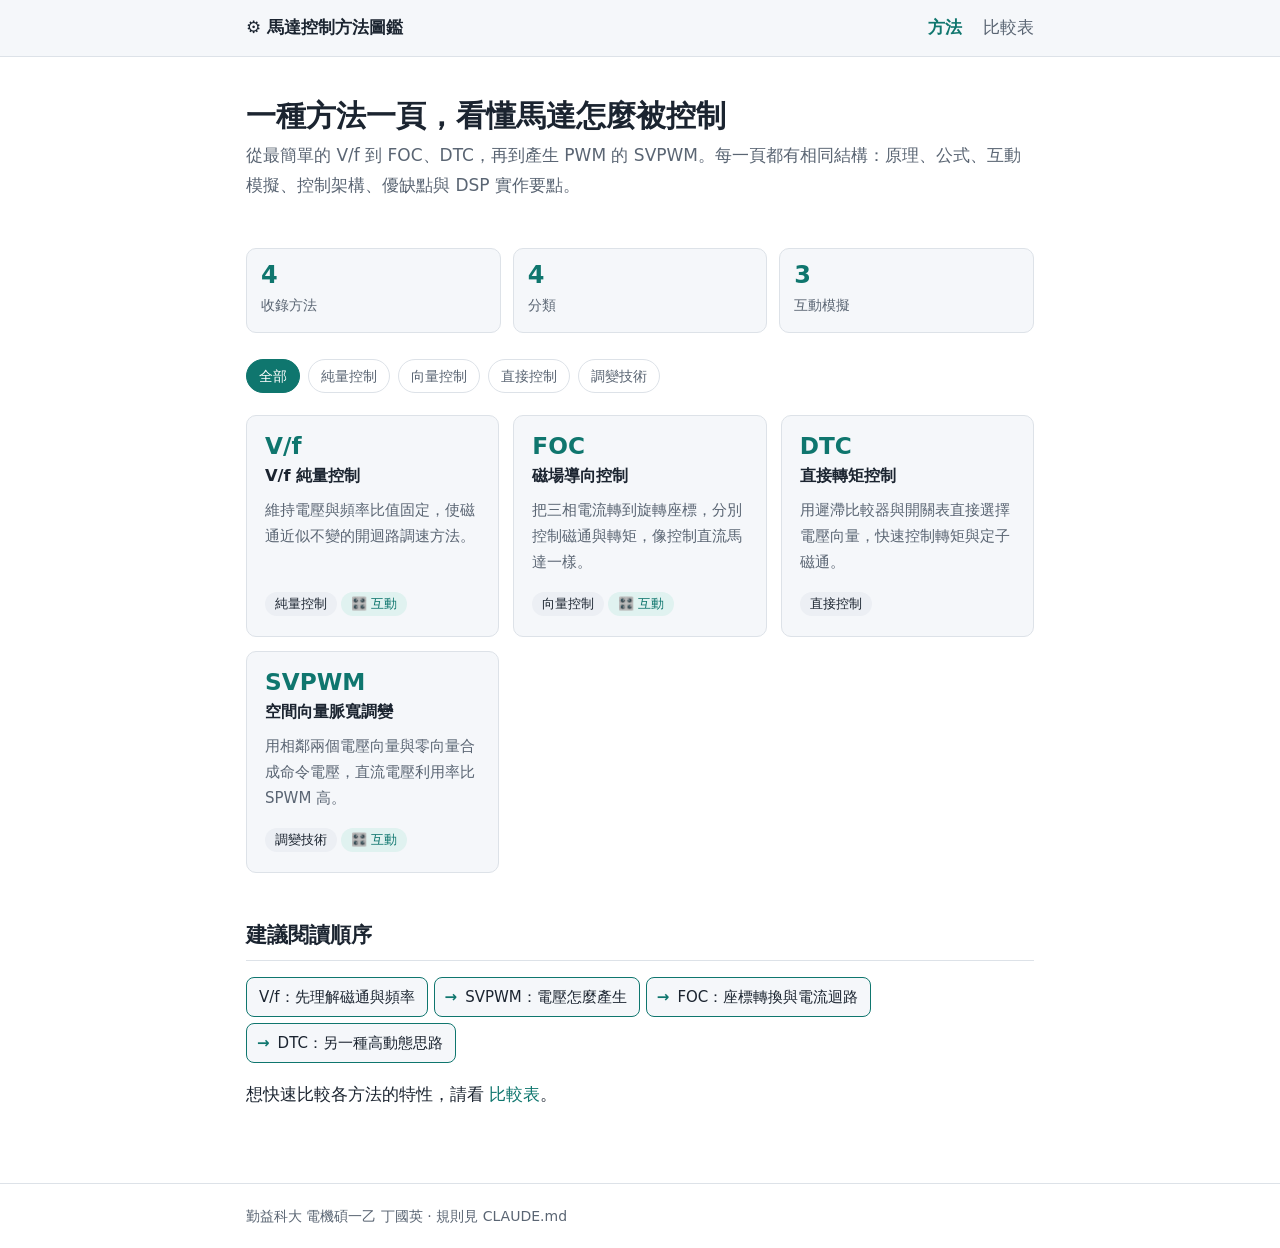
<file: index.html>
<!doctype html>
<html lang="zh-Hant">
<head>
  <meta charset="utf-8">
  <meta name="viewport" content="width=device-width, initial-scale=1">
  <title>馬達控制方法圖鑑</title>
  <meta name="description" content="V/f、FOC、DTC、SVPWM 等馬達控制方法整理與互動模擬">
  <link rel="stylesheet" href="assets/style.css">
</head>
<body>
  <header class="site-header">
    <div class="inner">
      <a class="brand" href="index.html">⚙️ 馬達控制方法圖鑑</a>
      <nav class="site-nav">
        <a href="index.html" aria-current="page">方法</a>
        <a href="compare.html">比較表</a>
      </nav>
    </div>
  </header>

  <main>
    <section class="hero">
      <h1>一種方法一頁，看懂馬達怎麼被控制</h1>
      <p class="lead">從最簡單的 V/f 到 FOC、DTC，再到產生 PWM 的 SVPWM。每一頁都有相同結構：原理、公式、互動模擬、控制架構、優缺點與 DSP 實作要點。</p>
    </section>

    <div class="stats">
      <div class="stat"><b id="stat-methods">0</b><span>收錄方法</span></div>
      <div class="stat"><b id="stat-cats">0</b><span>分類</span></div>
      <div class="stat"><b id="stat-widgets">0</b><span>互動模擬</span></div>
    </div>

    <!-- 卡片由 assets/main.js 依 data/methods.js 自動產生，請勿手動新增 -->
    <div id="cat-filter" class="chip-filter"></div>
    <ul id="method-grid" class="method-grid"></ul>

    <h2>建議閱讀順序</h2>
    <ol class="flow">
      <li>V/f：先理解磁通與頻率</li>
      <li>SVPWM：電壓怎麼產生</li>
      <li>FOC：座標轉換與電流迴路</li>
      <li>DTC：另一種高動態思路</li>
    </ol>
    <p>想快速比較各方法的特性，請看 <a href="compare.html">比較表</a>。</p>
  </main>

  <footer class="site-footer">
    <div class="inner">勤益科大 電機碩一乙 丁國英 · 規則見 CLAUDE.md</div>
  </footer>

  <script src="data/methods.js"></script>
  <script src="assets/main.js"></script>
</body>
</html>
</file>
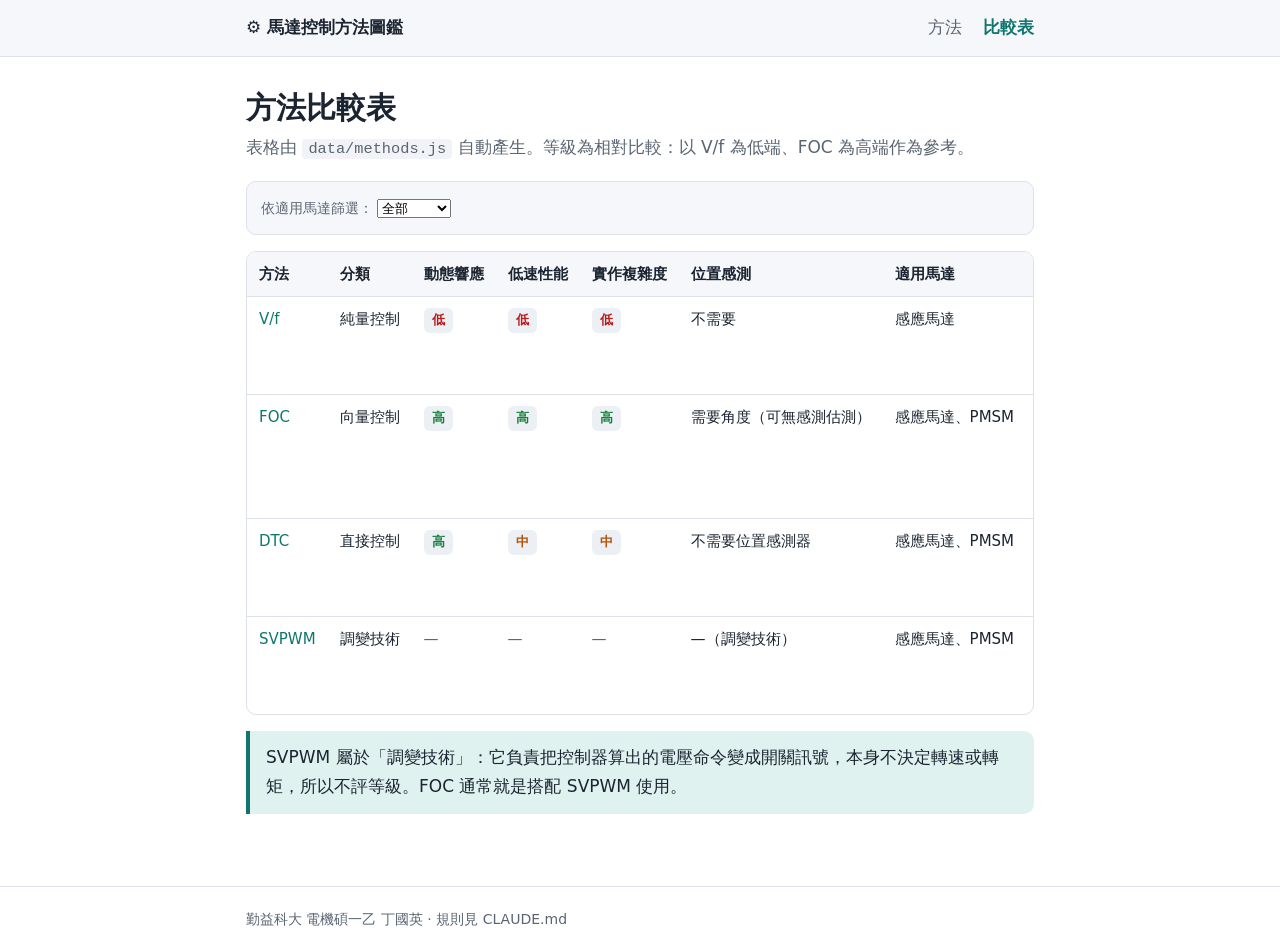
<file: compare.html>
<!doctype html>
<html lang="zh-Hant">
<head>
  <meta charset="utf-8">
  <meta name="viewport" content="width=device-width, initial-scale=1">
  <title>比較表｜馬達控制方法圖鑑</title>
  <link rel="stylesheet" href="assets/style.css">
</head>
<body>
  <header class="site-header">
    <div class="inner">
      <a class="brand" href="index.html">⚙️ 馬達控制方法圖鑑</a>
      <nav class="site-nav">
        <a href="index.html">方法</a>
        <a href="compare.html" aria-current="page">比較表</a>
      </nav>
    </div>
  </header>

  <main>
    <h1>方法比較表</h1>
    <p class="lead">表格由 <code>data/methods.js</code> 自動產生。等級為相對比較：以 V/f 為低端、FOC 為高端作為參考。</p>

    <div class="widget">
      <label>依適用馬達篩選：
        <select id="motor-filter"><option value="">全部</option></select>
      </label>
    </div>

    <div class="table-wrap">
      <table>
        <thead>
          <tr>
            <th>方法</th><th>分類</th><th>動態響應</th><th>低速性能</th><th>實作複雜度</th><th>位置感測</th><th>適用馬達</th><th>一句話</th>
          </tr>
        </thead>
        <tbody id="compare-body"></tbody>
      </table>
    </div>

    <div class="callout">
      <p>SVPWM 屬於「調變技術」：它負責把控制器算出的電壓命令變成開關訊號，本身不決定轉速或轉矩，所以不評等級。FOC 通常就是搭配 SVPWM 使用。</p>
    </div>
  </main>

  <footer class="site-footer">
    <div class="inner">勤益科大 電機碩一乙 丁國英 · 規則見 CLAUDE.md</div>
  </footer>

  <script src="data/methods.js"></script>
  <script src="assets/main.js"></script>
</body>
</html>
</file>
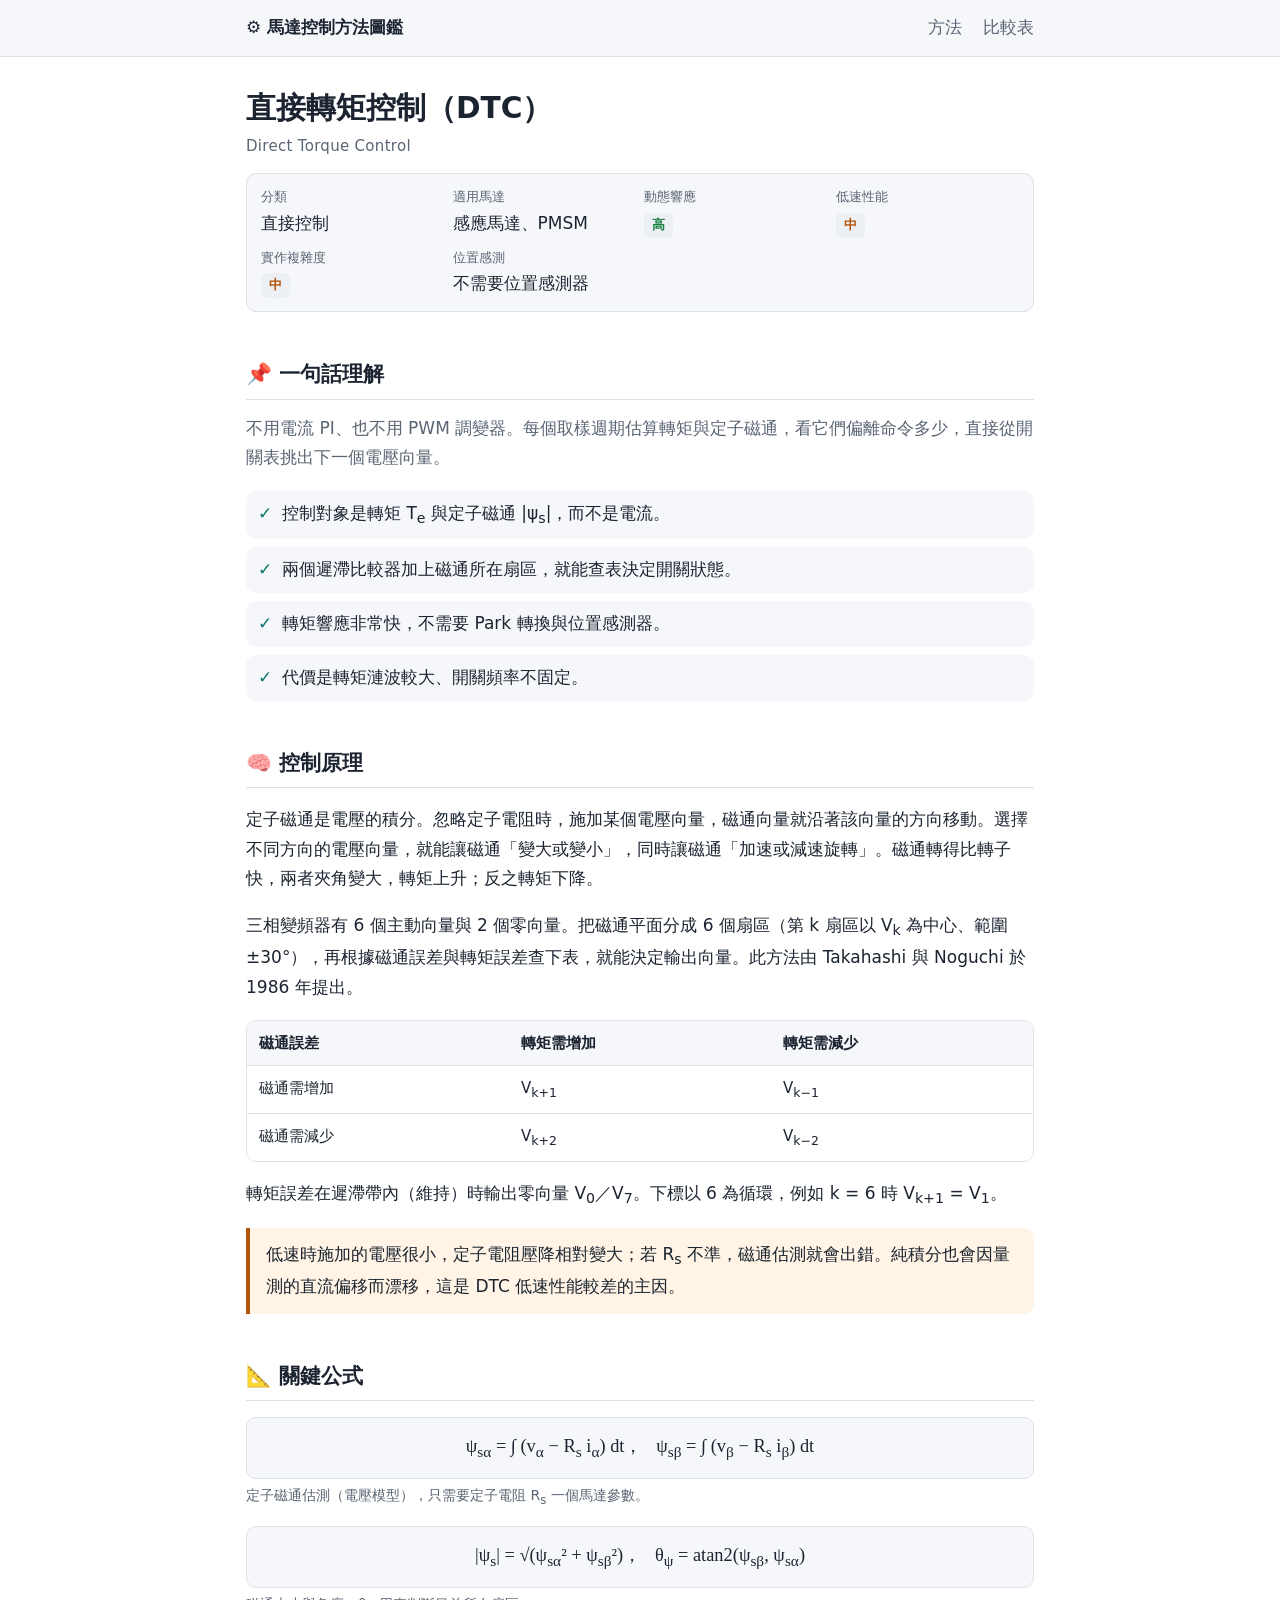
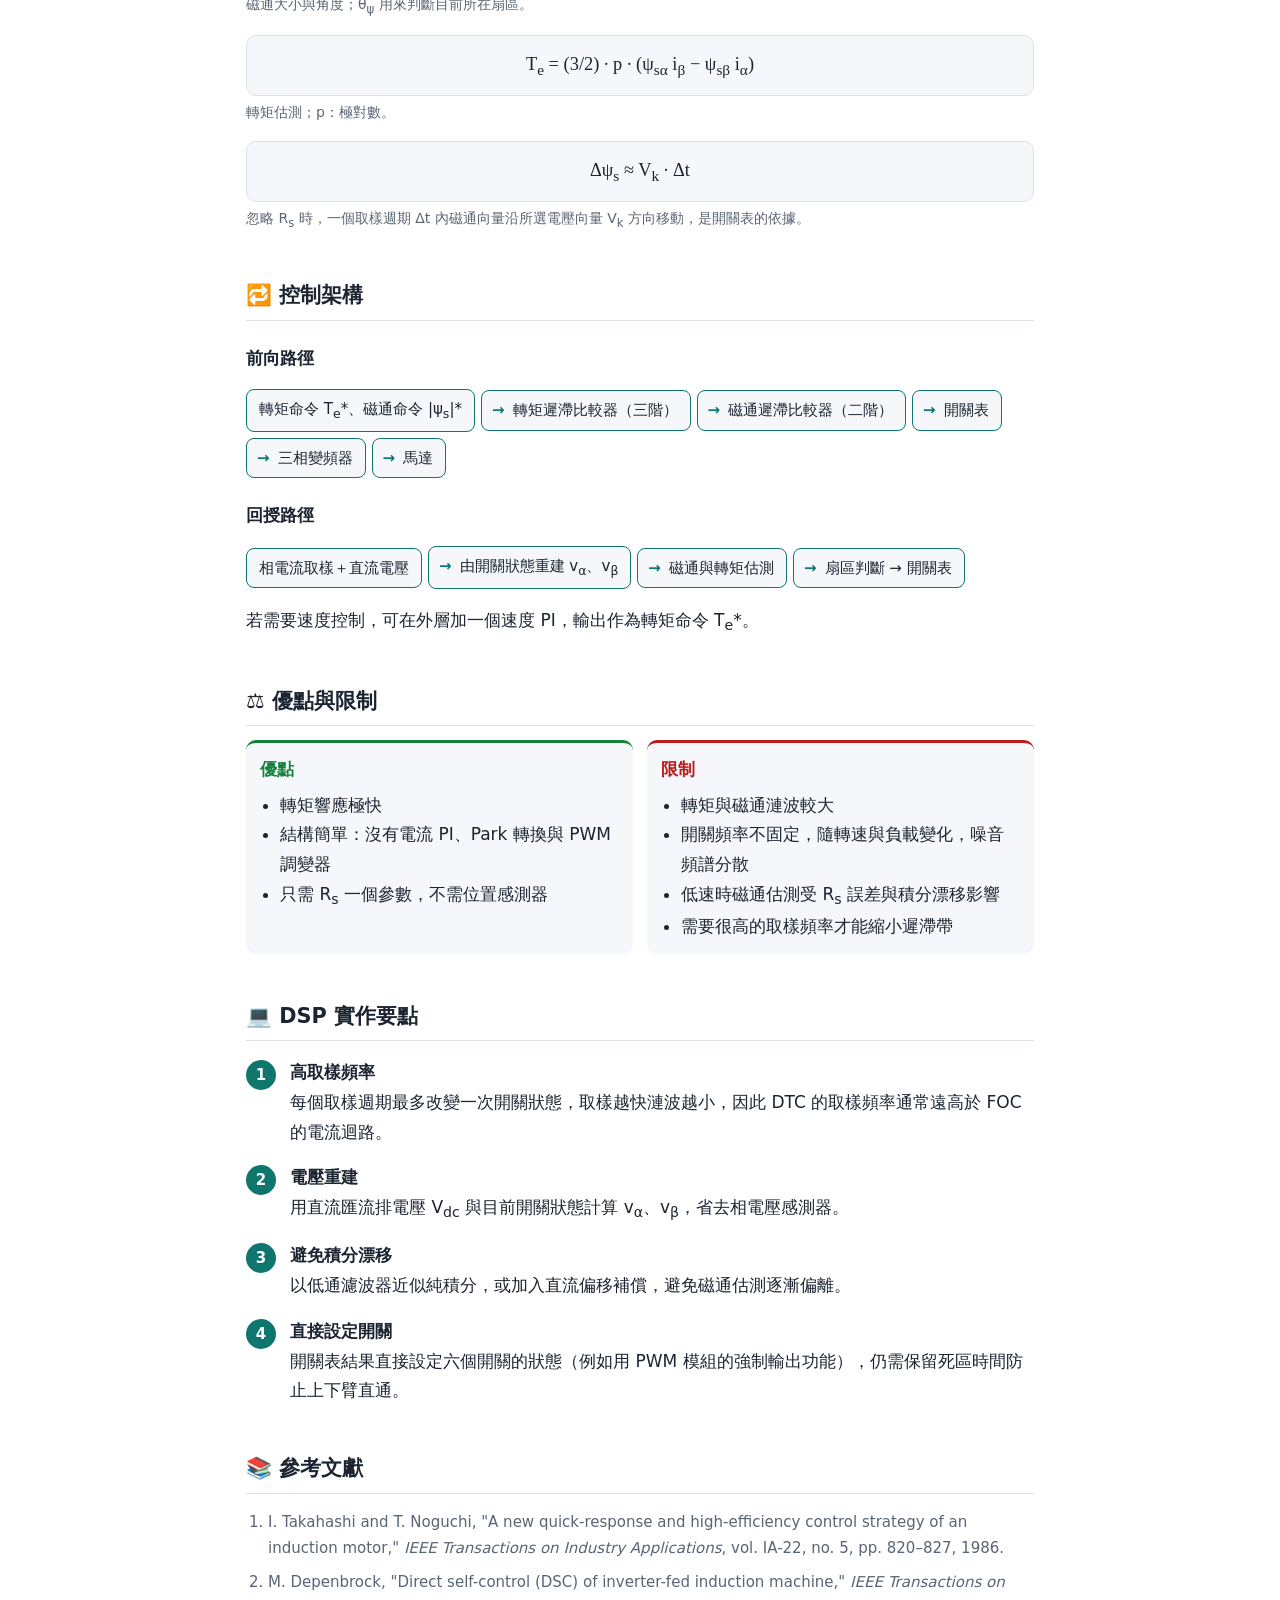
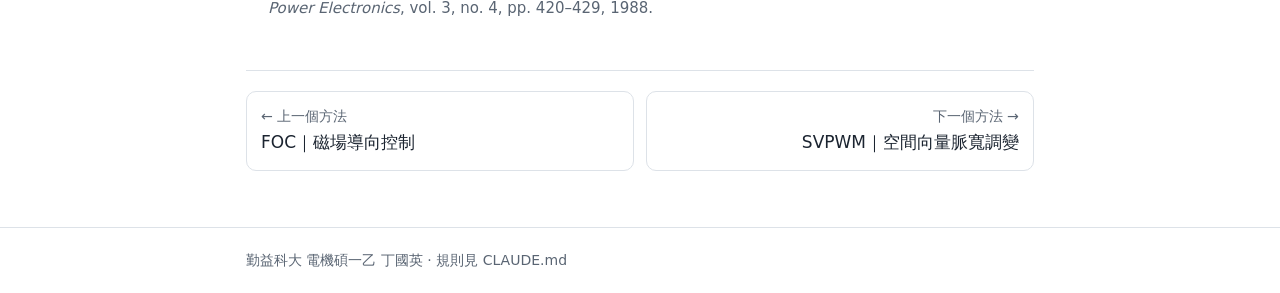
<file: methods/dtc.html>
<!doctype html>
<html lang="zh-Hant">
<head>
  <meta charset="utf-8">
  <meta name="viewport" content="width=device-width, initial-scale=1">
  <title>DTC｜直接轉矩控制｜馬達控制方法圖鑑</title>
  <link rel="stylesheet" href="../assets/style.css">
</head>
<body data-method="dtc">
  <header class="site-header">
    <div class="inner">
      <a class="brand" href="../index.html">⚙️ 馬達控制方法圖鑑</a>
      <nav class="site-nav">
        <a href="../index.html">方法</a>
        <a href="../compare.html">比較表</a>
      </nav>
    </div>
  </header>

  <main>
    <header class="method-header">
      <h1>直接轉矩控制（DTC）</h1>
      <p class="subtitle">Direct Torque Control</p>
      <div id="method-meta"></div>
    </header>

    <section id="overview">
      <h2>📌 一句話理解</h2>
      <p class="lead">不用電流 PI、也不用 PWM 調變器。每個取樣週期估算轉矩與定子磁通，看它們偏離命令多少，直接從開關表挑出下一個電壓向量。</p>
      <ul class="key-points">
        <li>控制對象是轉矩 T<sub>e</sub> 與定子磁通 |ψ<sub>s</sub>|，而不是電流。</li>
        <li>兩個遲滯比較器加上磁通所在扇區，就能查表決定開關狀態。</li>
        <li>轉矩響應非常快，不需要 Park 轉換與位置感測器。</li>
        <li>代價是轉矩漣波較大、開關頻率不固定。</li>
      </ul>
    </section>

    <section id="principle">
      <h2>🧠 控制原理</h2>
      <p>定子磁通是電壓的積分。忽略定子電阻時，施加某個電壓向量，磁通向量就沿著該向量的方向移動。選擇不同方向的電壓向量，就能讓磁通「變大或變小」，同時讓磁通「加速或減速旋轉」。磁通轉得比轉子快，兩者夾角變大，轉矩上升；反之轉矩下降。</p>
      <p>三相變頻器有 6 個主動向量與 2 個零向量。把磁通平面分成 6 個扇區（第 k 扇區以 V<sub>k</sub> 為中心、範圍 ±30°），再根據磁通誤差與轉矩誤差查下表，就能決定輸出向量。此方法由 Takahashi 與 Noguchi 於 1986 年提出。</p>
      <div class="table-wrap">
        <table>
          <thead><tr><th>磁通誤差</th><th>轉矩需增加</th><th>轉矩需減少</th></tr></thead>
          <tbody>
            <tr><td>磁通需增加</td><td>V<sub>k+1</sub></td><td>V<sub>k−1</sub></td></tr>
            <tr><td>磁通需減少</td><td>V<sub>k+2</sub></td><td>V<sub>k−2</sub></td></tr>
          </tbody>
        </table>
      </div>
      <p>轉矩誤差在遲滯帶內（維持）時輸出零向量 V<sub>0</sub>／V<sub>7</sub>。下標以 6 為循環，例如 k = 6 時 V<sub>k+1</sub> = V<sub>1</sub>。</p>
      <div class="callout warn"><p>低速時施加的電壓很小，定子電阻壓降相對變大；若 R<sub>s</sub> 不準，磁通估測就會出錯。純積分也會因量測的直流偏移而漂移，這是 DTC 低速性能較差的主因。</p></div>
    </section>

    <section id="formula">
      <h2>📐 關鍵公式</h2>
      <div class="formula">ψ<sub>sα</sub> = ∫ (v<sub>α</sub> − R<sub>s</sub> i<sub>α</sub>) dt， &nbsp; ψ<sub>sβ</sub> = ∫ (v<sub>β</sub> − R<sub>s</sub> i<sub>β</sub>) dt</div>
      <p class="formula-note">定子磁通估測（電壓模型），只需要定子電阻 R<sub>s</sub> 一個馬達參數。</p>
      <div class="formula">|ψ<sub>s</sub>| = √(ψ<sub>sα</sub>² + ψ<sub>sβ</sub>²)， &nbsp; θ<sub>ψ</sub> = atan2(ψ<sub>sβ</sub>, ψ<sub>sα</sub>)</div>
      <p class="formula-note">磁通大小與角度；θ<sub>ψ</sub> 用來判斷目前所在扇區。</p>
      <div class="formula">T<sub>e</sub> = (3/2) · p · (ψ<sub>sα</sub> i<sub>β</sub> − ψ<sub>sβ</sub> i<sub>α</sub>)</div>
      <p class="formula-note">轉矩估測；p：極對數。</p>
      <div class="formula">Δψ<sub>s</sub> ≈ V<sub>k</sub> · Δt</div>
      <p class="formula-note">忽略 R<sub>s</sub> 時，一個取樣週期 Δt 內磁通向量沿所選電壓向量 V<sub>k</sub> 方向移動，是開關表的依據。</p>
    </section>

    <section id="architecture">
      <h2>🔁 控制架構</h2>
      <h3>前向路徑</h3>
      <ol class="flow">
        <li>轉矩命令 T<sub>e</sub>*、磁通命令 |ψ<sub>s</sub>|*</li>
        <li>轉矩遲滯比較器（三階）</li>
        <li>磁通遲滯比較器（二階）</li>
        <li>開關表</li>
        <li>三相變頻器</li>
        <li>馬達</li>
      </ol>
      <h3>回授路徑</h3>
      <ol class="flow">
        <li>相電流取樣＋直流電壓</li>
        <li>由開關狀態重建 v<sub>α</sub>、v<sub>β</sub></li>
        <li>磁通與轉矩估測</li>
        <li>扇區判斷 → 開關表</li>
      </ol>
      <p>若需要速度控制，可在外層加一個速度 PI，輸出作為轉矩命令 T<sub>e</sub>*。</p>
    </section>

    <section id="pros-cons">
      <h2>⚖️ 優點與限制</h2>
      <div class="pros-cons">
        <ul class="pros">
          <li>轉矩響應極快</li>
          <li>結構簡單：沒有電流 PI、Park 轉換與 PWM 調變器</li>
          <li>只需 R<sub>s</sub> 一個參數，不需位置感測器</li>
        </ul>
        <ul class="cons">
          <li>轉矩與磁通漣波較大</li>
          <li>開關頻率不固定，隨轉速與負載變化，噪音頻譜分散</li>
          <li>低速時磁通估測受 R<sub>s</sub> 誤差與積分漂移影響</li>
          <li>需要很高的取樣頻率才能縮小遲滯帶</li>
        </ul>
      </div>
    </section>

    <section id="dsp">
      <h2>💻 DSP 實作要點</h2>
      <ol class="steps">
        <li><strong>高取樣頻率</strong>每個取樣週期最多改變一次開關狀態，取樣越快漣波越小，因此 DTC 的取樣頻率通常遠高於 FOC 的電流迴路。</li>
        <li><strong>電壓重建</strong>用直流匯流排電壓 V<sub>dc</sub> 與目前開關狀態計算 v<sub>α</sub>、v<sub>β</sub>，省去相電壓感測器。</li>
        <li><strong>避免積分漂移</strong>以低通濾波器近似純積分，或加入直流偏移補償，避免磁通估測逐漸偏離。</li>
        <li><strong>直接設定開關</strong>開關表結果直接設定六個開關的狀態（例如用 PWM 模組的強制輸出功能），仍需保留死區時間防止上下臂直通。</li>
      </ol>
    </section>

    <section id="refs">
      <h2>📚 參考文獻</h2>
      <ol class="refs">
        <li>I. Takahashi and T. Noguchi, "A new quick-response and high-efficiency control strategy of an induction motor," <em>IEEE Transactions on Industry Applications</em>, vol. IA-22, no. 5, pp. 820–827, 1986.</li>
        <li>M. Depenbrock, "Direct self-control (DSC) of inverter-fed induction machine," <em>IEEE Transactions on Power Electronics</em>, vol. 3, no. 4, pp. 420–429, 1988.</li>
      </ol>
    </section>

    <nav id="method-nav"></nav>
  </main>

  <footer class="site-footer">
    <div class="inner">勤益科大 電機碩一乙 丁國英 · 規則見 CLAUDE.md</div>
  </footer>

  <script src="../data/methods.js"></script>
  <script src="../assets/main.js"></script>
  <script src="../assets/widgets.js"></script>
</body>
</html>
</file>
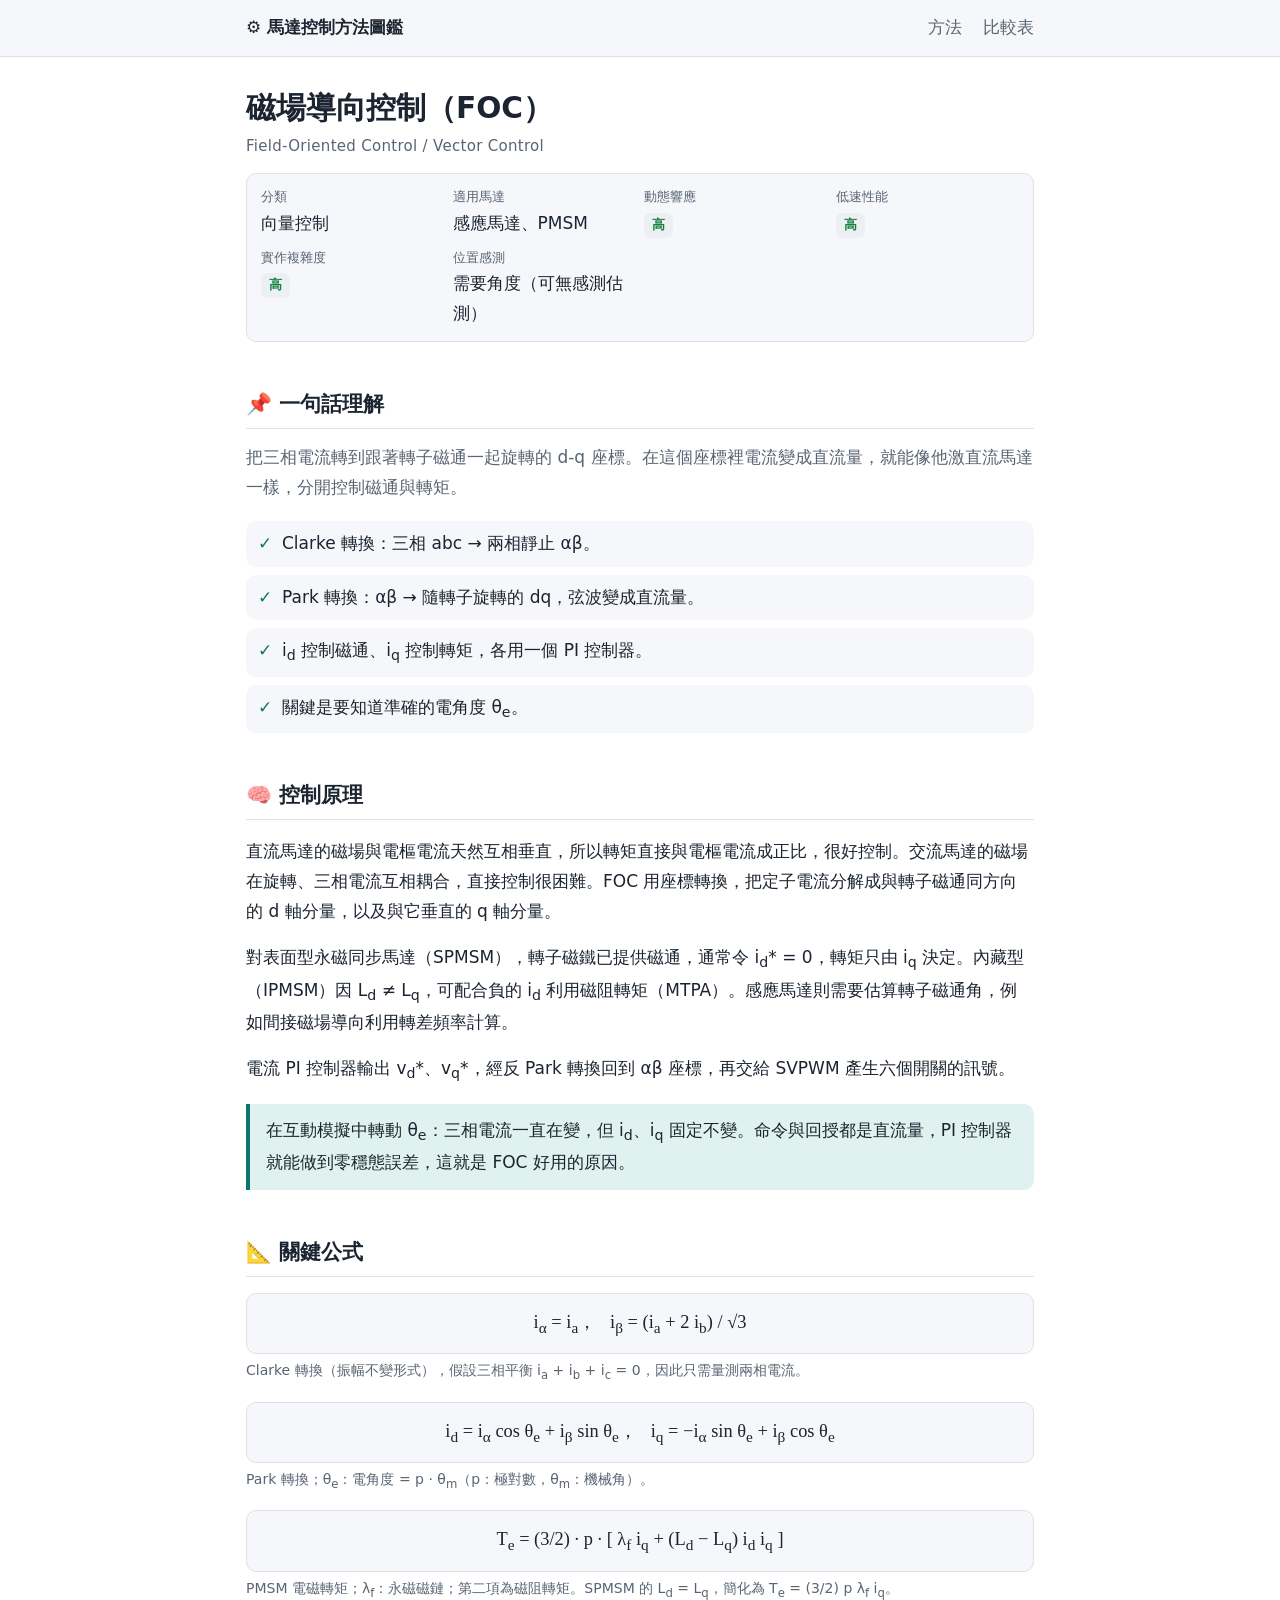
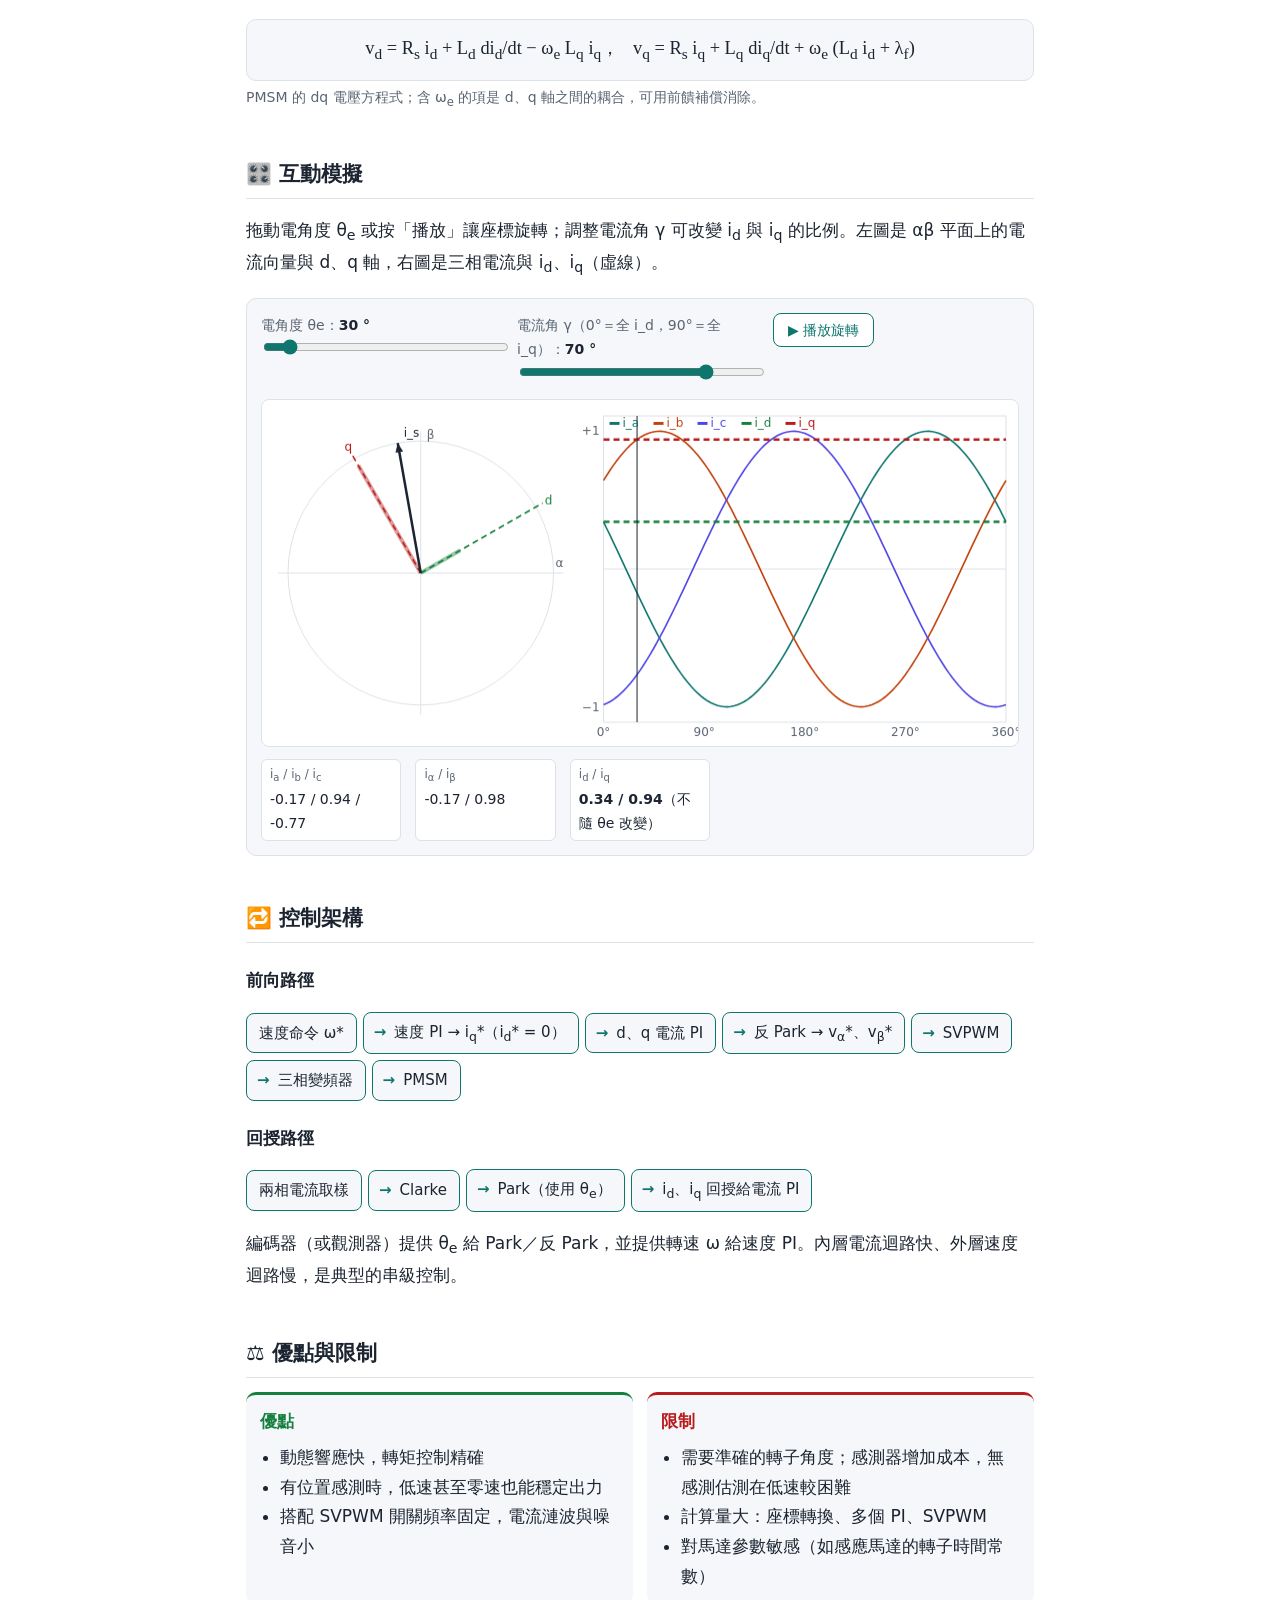
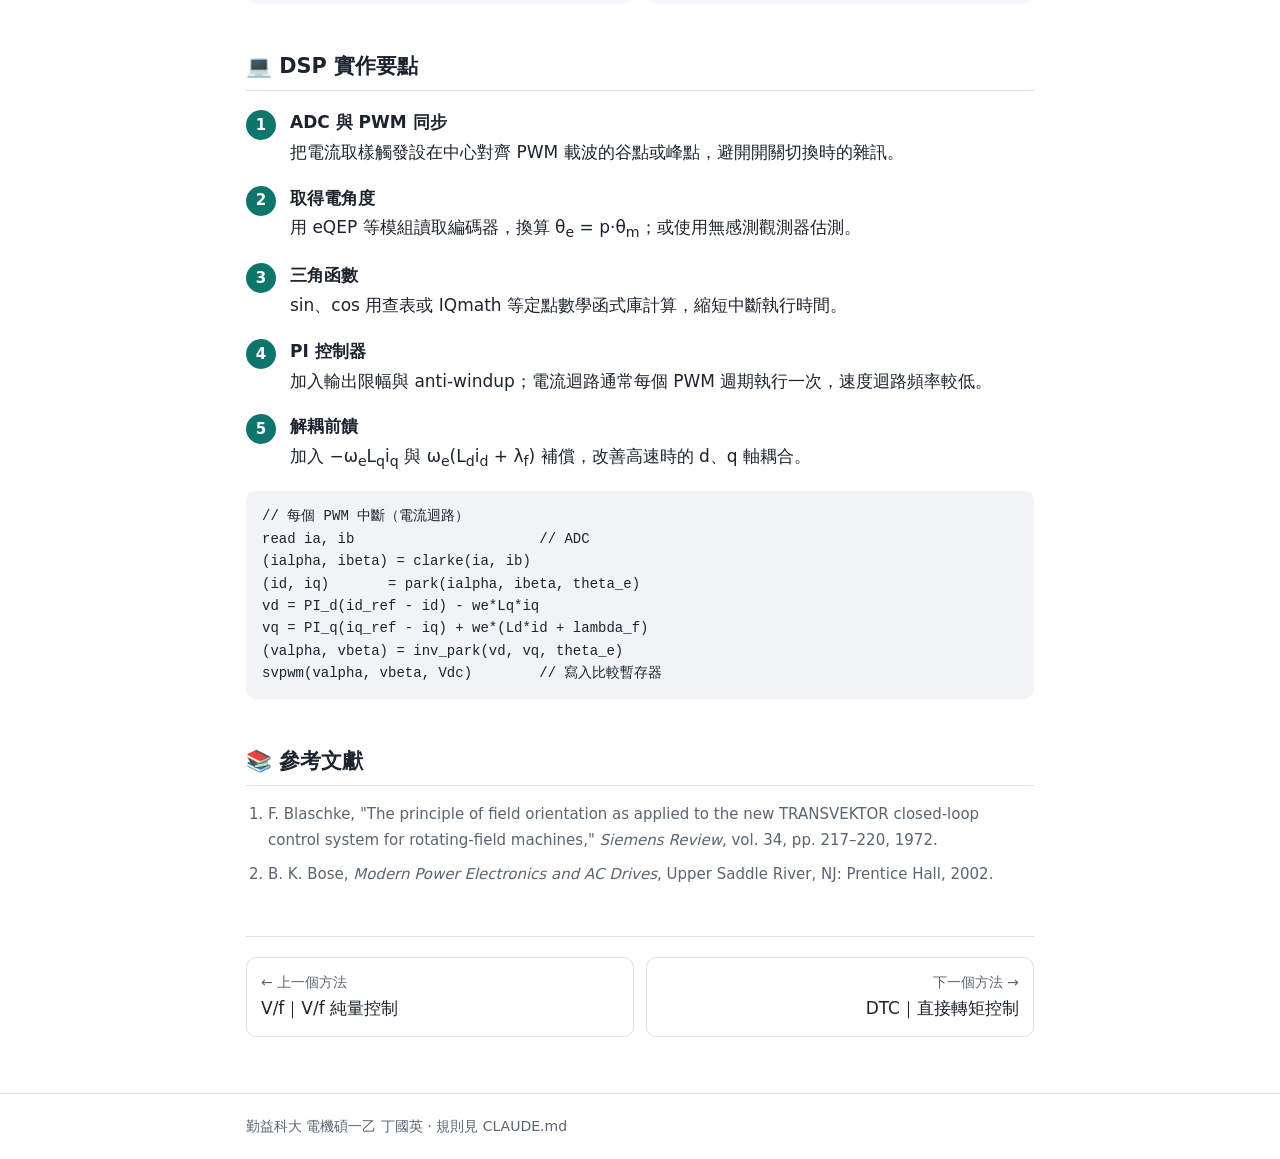
<file: methods/foc.html>
<!doctype html>
<html lang="zh-Hant">
<head>
  <meta charset="utf-8">
  <meta name="viewport" content="width=device-width, initial-scale=1">
  <title>FOC｜磁場導向控制｜馬達控制方法圖鑑</title>
  <link rel="stylesheet" href="../assets/style.css">
</head>
<body data-method="foc">
  <header class="site-header">
    <div class="inner">
      <a class="brand" href="../index.html">⚙️ 馬達控制方法圖鑑</a>
      <nav class="site-nav">
        <a href="../index.html">方法</a>
        <a href="../compare.html">比較表</a>
      </nav>
    </div>
  </header>

  <main>
    <header class="method-header">
      <h1>磁場導向控制（FOC）</h1>
      <p class="subtitle">Field-Oriented Control / Vector Control</p>
      <div id="method-meta"></div>
    </header>

    <section id="overview">
      <h2>📌 一句話理解</h2>
      <p class="lead">把三相電流轉到跟著轉子磁通一起旋轉的 d-q 座標。在這個座標裡電流變成直流量，就能像他激直流馬達一樣，分開控制磁通與轉矩。</p>
      <ul class="key-points">
        <li>Clarke 轉換：三相 abc → 兩相靜止 αβ。</li>
        <li>Park 轉換：αβ → 隨轉子旋轉的 dq，弦波變成直流量。</li>
        <li>i<sub>d</sub> 控制磁通、i<sub>q</sub> 控制轉矩，各用一個 PI 控制器。</li>
        <li>關鍵是要知道準確的電角度 θ<sub>e</sub>。</li>
      </ul>
    </section>

    <section id="principle">
      <h2>🧠 控制原理</h2>
      <p>直流馬達的磁場與電樞電流天然互相垂直，所以轉矩直接與電樞電流成正比，很好控制。交流馬達的磁場在旋轉、三相電流互相耦合，直接控制很困難。FOC 用座標轉換，把定子電流分解成與轉子磁通同方向的 d 軸分量，以及與它垂直的 q 軸分量。</p>
      <p>對表面型永磁同步馬達（SPMSM），轉子磁鐵已提供磁通，通常令 i<sub>d</sub>* = 0，轉矩只由 i<sub>q</sub> 決定。內藏型（IPMSM）因 L<sub>d</sub> ≠ L<sub>q</sub>，可配合負的 i<sub>d</sub> 利用磁阻轉矩（MTPA）。感應馬達則需要估算轉子磁通角，例如間接磁場導向利用轉差頻率計算。</p>
      <p>電流 PI 控制器輸出 v<sub>d</sub>*、v<sub>q</sub>*，經反 Park 轉換回到 αβ 座標，再交給 SVPWM 產生六個開關的訊號。</p>
      <div class="callout"><p>在互動模擬中轉動 θ<sub>e</sub>：三相電流一直在變，但 i<sub>d</sub>、i<sub>q</sub> 固定不變。命令與回授都是直流量，PI 控制器就能做到零穩態誤差，這就是 FOC 好用的原因。</p></div>
    </section>

    <section id="formula">
      <h2>📐 關鍵公式</h2>
      <div class="formula">i<sub>α</sub> = i<sub>a</sub>， &nbsp; i<sub>β</sub> = (i<sub>a</sub> + 2 i<sub>b</sub>) / √3</div>
      <p class="formula-note">Clarke 轉換（振幅不變形式），假設三相平衡 i<sub>a</sub> + i<sub>b</sub> + i<sub>c</sub> = 0，因此只需量測兩相電流。</p>
      <div class="formula">i<sub>d</sub> = i<sub>α</sub> cos θ<sub>e</sub> + i<sub>β</sub> sin θ<sub>e</sub>， &nbsp; i<sub>q</sub> = −i<sub>α</sub> sin θ<sub>e</sub> + i<sub>β</sub> cos θ<sub>e</sub></div>
      <p class="formula-note">Park 轉換；θ<sub>e</sub>：電角度 = p · θ<sub>m</sub>（p：極對數，θ<sub>m</sub>：機械角）。</p>
      <div class="formula">T<sub>e</sub> = (3/2) · p · [ λ<sub>f</sub> i<sub>q</sub> + (L<sub>d</sub> − L<sub>q</sub>) i<sub>d</sub> i<sub>q</sub> ]</div>
      <p class="formula-note">PMSM 電磁轉矩；λ<sub>f</sub>：永磁磁鏈；第二項為磁阻轉矩。SPMSM 的 L<sub>d</sub> = L<sub>q</sub>，簡化為 T<sub>e</sub> = (3/2) p λ<sub>f</sub> i<sub>q</sub>。</p>
      <div class="formula">v<sub>d</sub> = R<sub>s</sub> i<sub>d</sub> + L<sub>d</sub> di<sub>d</sub>/dt − ω<sub>e</sub> L<sub>q</sub> i<sub>q</sub>， &nbsp; v<sub>q</sub> = R<sub>s</sub> i<sub>q</sub> + L<sub>q</sub> di<sub>q</sub>/dt + ω<sub>e</sub> (L<sub>d</sub> i<sub>d</sub> + λ<sub>f</sub>)</div>
      <p class="formula-note">PMSM 的 dq 電壓方程式；含 ω<sub>e</sub> 的項是 d、q 軸之間的耦合，可用前饋補償消除。</p>
    </section>

    <section id="demo">
      <h2>🎛️ 互動模擬</h2>
      <p>拖動電角度 θ<sub>e</sub> 或按「播放」讓座標旋轉；調整電流角 γ 可改變 i<sub>d</sub> 與 i<sub>q</sub> 的比例。左圖是 αβ 平面上的電流向量與 d、q 軸，右圖是三相電流與 i<sub>d</sub>、i<sub>q</sub>（虛線）。</p>
      <div class="widget" data-widget="park"></div>
    </section>

    <section id="architecture">
      <h2>🔁 控制架構</h2>
      <h3>前向路徑</h3>
      <ol class="flow">
        <li>速度命令 ω*</li>
        <li>速度 PI → i<sub>q</sub>*（i<sub>d</sub>* = 0）</li>
        <li>d、q 電流 PI</li>
        <li>反 Park → v<sub>α</sub>*、v<sub>β</sub>*</li>
        <li>SVPWM</li>
        <li>三相變頻器</li>
        <li>PMSM</li>
      </ol>
      <h3>回授路徑</h3>
      <ol class="flow">
        <li>兩相電流取樣</li>
        <li>Clarke</li>
        <li>Park（使用 θ<sub>e</sub>）</li>
        <li>i<sub>d</sub>、i<sub>q</sub> 回授給電流 PI</li>
      </ol>
      <p>編碼器（或觀測器）提供 θ<sub>e</sub> 給 Park／反 Park，並提供轉速 ω 給速度 PI。內層電流迴路快、外層速度迴路慢，是典型的串級控制。</p>
    </section>

    <section id="pros-cons">
      <h2>⚖️ 優點與限制</h2>
      <div class="pros-cons">
        <ul class="pros">
          <li>動態響應快，轉矩控制精確</li>
          <li>有位置感測時，低速甚至零速也能穩定出力</li>
          <li>搭配 SVPWM 開關頻率固定，電流漣波與噪音小</li>
        </ul>
        <ul class="cons">
          <li>需要準確的轉子角度；感測器增加成本，無感測估測在低速較困難</li>
          <li>計算量大：座標轉換、多個 PI、SVPWM</li>
          <li>對馬達參數敏感（如感應馬達的轉子時間常數）</li>
        </ul>
      </div>
    </section>

    <section id="dsp">
      <h2>💻 DSP 實作要點</h2>
      <ol class="steps">
        <li><strong>ADC 與 PWM 同步</strong>把電流取樣觸發設在中心對齊 PWM 載波的谷點或峰點，避開開關切換時的雜訊。</li>
        <li><strong>取得電角度</strong>用 eQEP 等模組讀取編碼器，換算 θ<sub>e</sub> = p·θ<sub>m</sub>；或使用無感測觀測器估測。</li>
        <li><strong>三角函數</strong>sin、cos 用查表或 IQmath 等定點數學函式庫計算，縮短中斷執行時間。</li>
        <li><strong>PI 控制器</strong>加入輸出限幅與 anti-windup；電流迴路通常每個 PWM 週期執行一次，速度迴路頻率較低。</li>
        <li><strong>解耦前饋</strong>加入 −ω<sub>e</sub>L<sub>q</sub>i<sub>q</sub> 與 ω<sub>e</sub>(L<sub>d</sub>i<sub>d</sub> + λ<sub>f</sub>) 補償，改善高速時的 d、q 軸耦合。</li>
      </ol>
      <pre><code>// 每個 PWM 中斷（電流迴路）
read ia, ib                      // ADC
(ialpha, ibeta) = clarke(ia, ib)
(id, iq)       = park(ialpha, ibeta, theta_e)
vd = PI_d(id_ref - id) - we*Lq*iq
vq = PI_q(iq_ref - iq) + we*(Ld*id + lambda_f)
(valpha, vbeta) = inv_park(vd, vq, theta_e)
svpwm(valpha, vbeta, Vdc)        // 寫入比較暫存器</code></pre>
    </section>

    <section id="refs">
      <h2>📚 參考文獻</h2>
      <ol class="refs">
        <li>F. Blaschke, "The principle of field orientation as applied to the new TRANSVEKTOR closed-loop control system for rotating-field machines," <em>Siemens Review</em>, vol. 34, pp. 217–220, 1972.</li>
        <li>B. K. Bose, <em>Modern Power Electronics and AC Drives</em>, Upper Saddle River, NJ: Prentice Hall, 2002.</li>
      </ol>
    </section>

    <nav id="method-nav"></nav>
  </main>

  <footer class="site-footer">
    <div class="inner">勤益科大 電機碩一乙 丁國英 · 規則見 CLAUDE.md</div>
  </footer>

  <script src="../data/methods.js"></script>
  <script src="../assets/main.js"></script>
  <script src="../assets/widgets.js"></script>
</body>
</html>
</file>
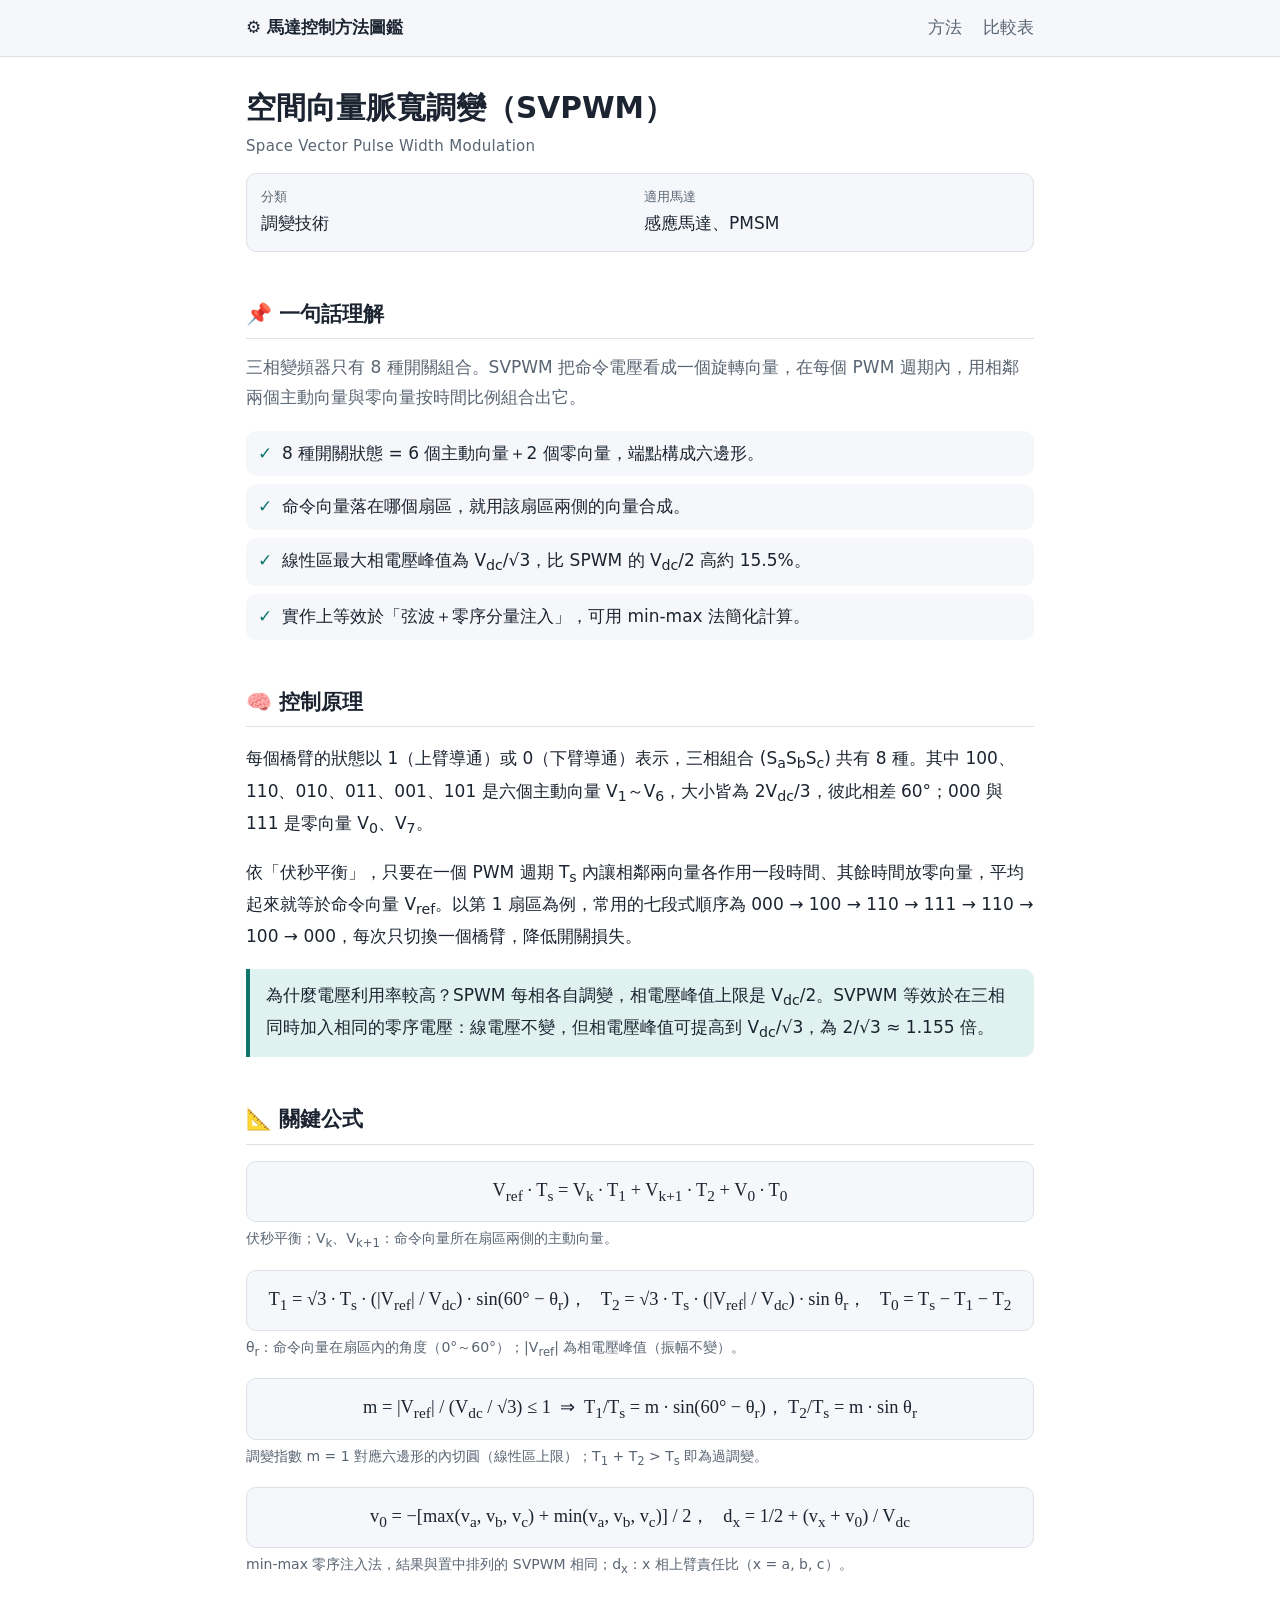
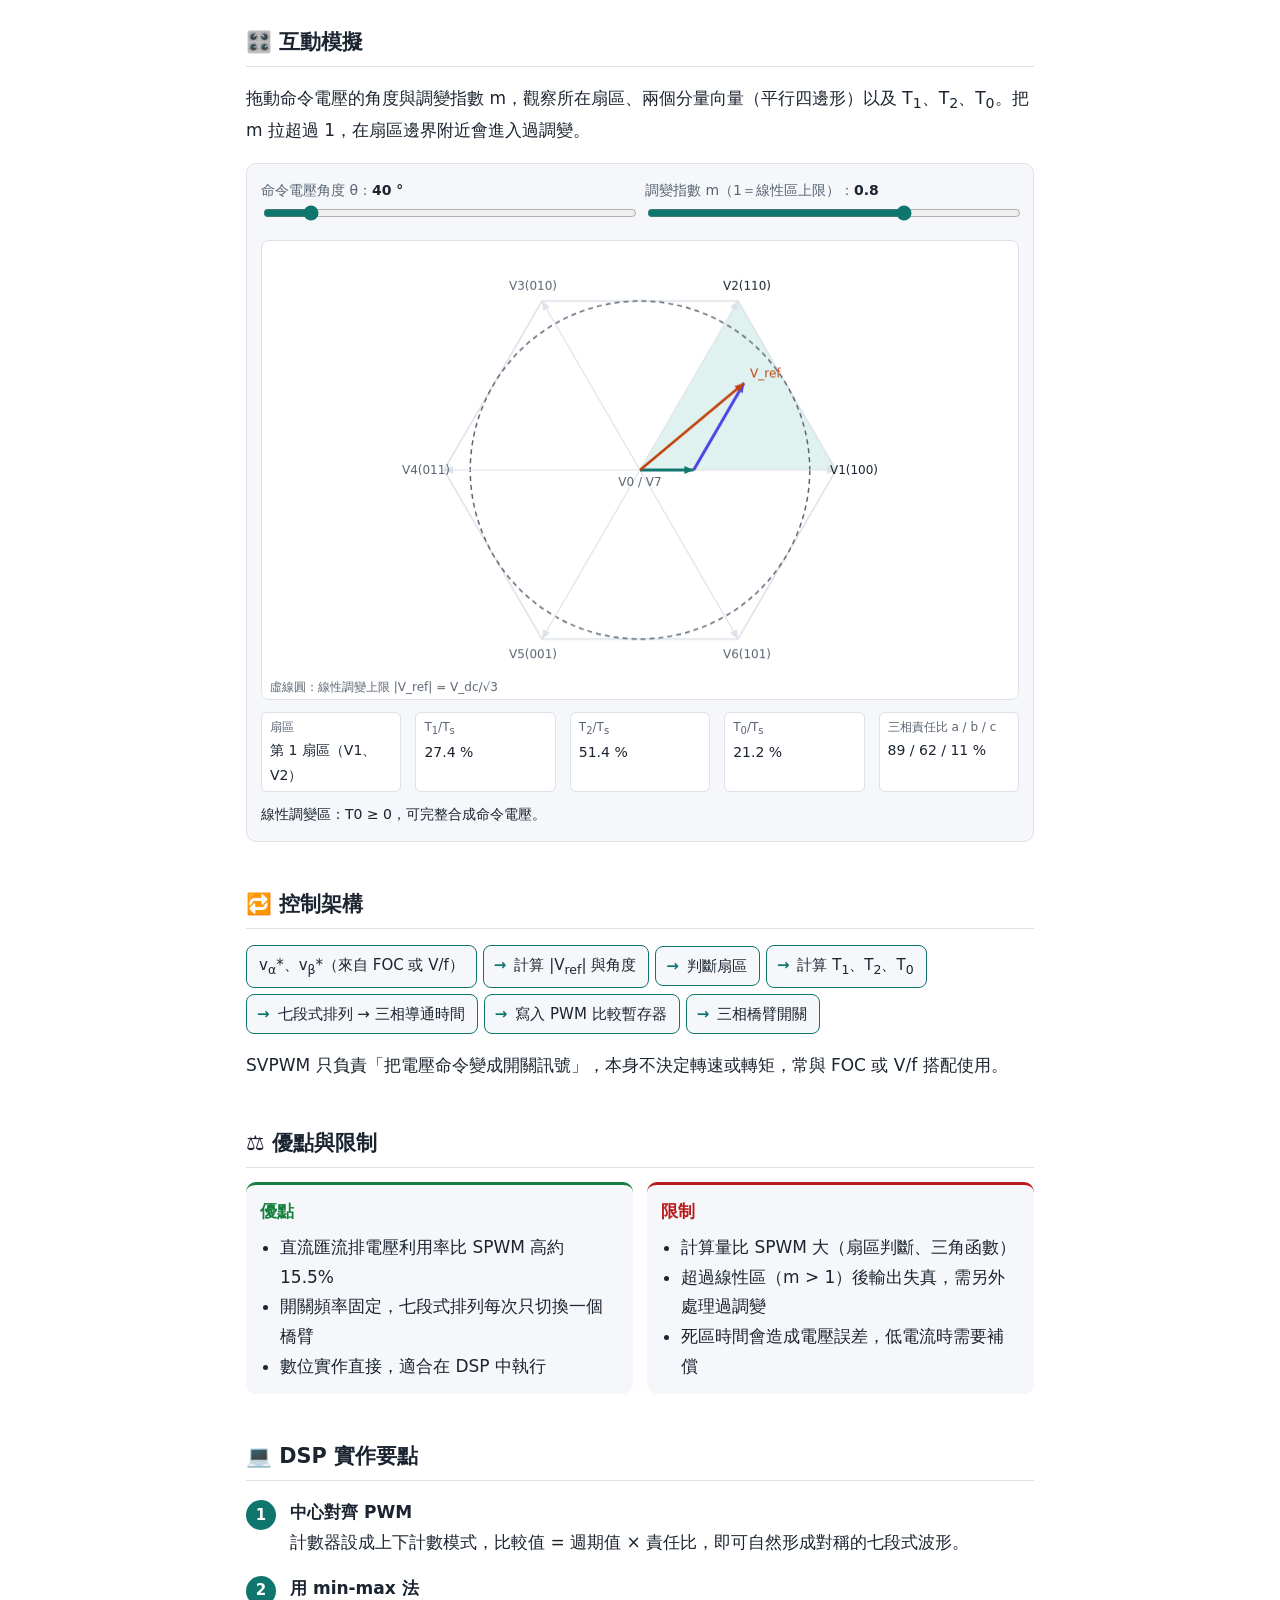
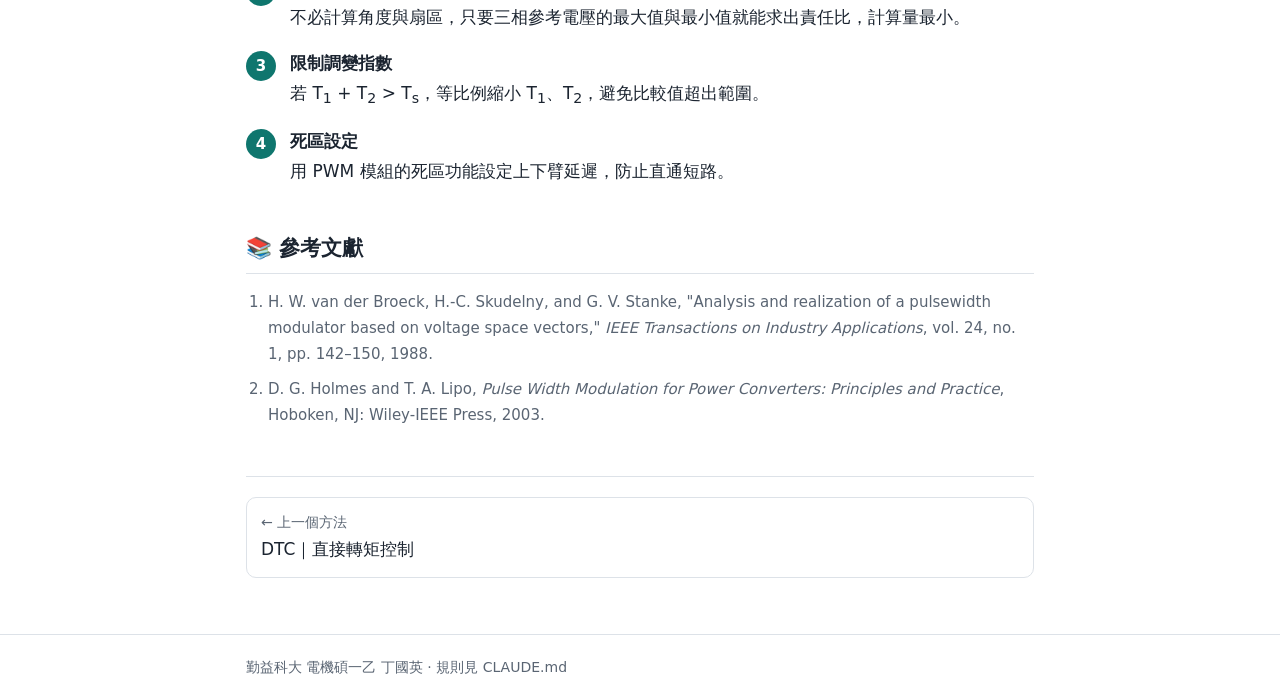
<file: methods/svpwm.html>
<!doctype html>
<html lang="zh-Hant">
<head>
  <meta charset="utf-8">
  <meta name="viewport" content="width=device-width, initial-scale=1">
  <title>SVPWM｜空間向量脈寬調變｜馬達控制方法圖鑑</title>
  <link rel="stylesheet" href="../assets/style.css">
</head>
<body data-method="svpwm">
  <header class="site-header">
    <div class="inner">
      <a class="brand" href="../index.html">⚙️ 馬達控制方法圖鑑</a>
      <nav class="site-nav">
        <a href="../index.html">方法</a>
        <a href="../compare.html">比較表</a>
      </nav>
    </div>
  </header>

  <main>
    <header class="method-header">
      <h1>空間向量脈寬調變（SVPWM）</h1>
      <p class="subtitle">Space Vector Pulse Width Modulation</p>
      <div id="method-meta"></div>
    </header>

    <section id="overview">
      <h2>📌 一句話理解</h2>
      <p class="lead">三相變頻器只有 8 種開關組合。SVPWM 把命令電壓看成一個旋轉向量，在每個 PWM 週期內，用相鄰兩個主動向量與零向量按時間比例組合出它。</p>
      <ul class="key-points">
        <li>8 種開關狀態 = 6 個主動向量＋2 個零向量，端點構成六邊形。</li>
        <li>命令向量落在哪個扇區，就用該扇區兩側的向量合成。</li>
        <li>線性區最大相電壓峰值為 V<sub>dc</sub>/√3，比 SPWM 的 V<sub>dc</sub>/2 高約 15.5%。</li>
        <li>實作上等效於「弦波＋零序分量注入」，可用 min-max 法簡化計算。</li>
      </ul>
    </section>

    <section id="principle">
      <h2>🧠 控制原理</h2>
      <p>每個橋臂的狀態以 1（上臂導通）或 0（下臂導通）表示，三相組合 (S<sub>a</sub>S<sub>b</sub>S<sub>c</sub>) 共有 8 種。其中 100、110、010、011、001、101 是六個主動向量 V<sub>1</sub>～V<sub>6</sub>，大小皆為 2V<sub>dc</sub>/3，彼此相差 60°；000 與 111 是零向量 V<sub>0</sub>、V<sub>7</sub>。</p>
      <p>依「伏秒平衡」，只要在一個 PWM 週期 T<sub>s</sub> 內讓相鄰兩向量各作用一段時間、其餘時間放零向量，平均起來就等於命令向量 V<sub>ref</sub>。以第 1 扇區為例，常用的七段式順序為 000 → 100 → 110 → 111 → 110 → 100 → 000，每次只切換一個橋臂，降低開關損失。</p>
      <div class="callout"><p>為什麼電壓利用率較高？SPWM 每相各自調變，相電壓峰值上限是 V<sub>dc</sub>/2。SVPWM 等效於在三相同時加入相同的零序電壓：線電壓不變，但相電壓峰值可提高到 V<sub>dc</sub>/√3，為 2/√3 ≈ 1.155 倍。</p></div>
    </section>

    <section id="formula">
      <h2>📐 關鍵公式</h2>
      <div class="formula">V<sub>ref</sub> · T<sub>s</sub> = V<sub>k</sub> · T<sub>1</sub> + V<sub>k+1</sub> · T<sub>2</sub> + V<sub>0</sub> · T<sub>0</sub></div>
      <p class="formula-note">伏秒平衡；V<sub>k</sub>、V<sub>k+1</sub>：命令向量所在扇區兩側的主動向量。</p>
      <div class="formula">T<sub>1</sub> = √3 · T<sub>s</sub> · (|V<sub>ref</sub>| / V<sub>dc</sub>) · sin(60° − θ<sub>r</sub>)， &nbsp; T<sub>2</sub> = √3 · T<sub>s</sub> · (|V<sub>ref</sub>| / V<sub>dc</sub>) · sin θ<sub>r</sub>， &nbsp; T<sub>0</sub> = T<sub>s</sub> − T<sub>1</sub> − T<sub>2</sub></div>
      <p class="formula-note">θ<sub>r</sub>：命令向量在扇區內的角度（0°～60°）；|V<sub>ref</sub>| 為相電壓峰值（振幅不變）。</p>
      <div class="formula">m = |V<sub>ref</sub>| / (V<sub>dc</sub> / √3) ≤ 1 &nbsp;⇒&nbsp; T<sub>1</sub>/T<sub>s</sub> = m · sin(60° − θ<sub>r</sub>)， T<sub>2</sub>/T<sub>s</sub> = m · sin θ<sub>r</sub></div>
      <p class="formula-note">調變指數 m = 1 對應六邊形的內切圓（線性區上限）；T<sub>1</sub> + T<sub>2</sub> &gt; T<sub>s</sub> 即為過調變。</p>
      <div class="formula">v<sub>0</sub> = −[max(v<sub>a</sub>, v<sub>b</sub>, v<sub>c</sub>) + min(v<sub>a</sub>, v<sub>b</sub>, v<sub>c</sub>)] / 2， &nbsp; d<sub>x</sub> = 1/2 + (v<sub>x</sub> + v<sub>0</sub>) / V<sub>dc</sub></div>
      <p class="formula-note">min-max 零序注入法，結果與置中排列的 SVPWM 相同；d<sub>x</sub>：x 相上臂責任比（x = a, b, c）。</p>
    </section>

    <section id="demo">
      <h2>🎛️ 互動模擬</h2>
      <p>拖動命令電壓的角度與調變指數 m，觀察所在扇區、兩個分量向量（平行四邊形）以及 T<sub>1</sub>、T<sub>2</sub>、T<sub>0</sub>。把 m 拉超過 1，在扇區邊界附近會進入過調變。</p>
      <div class="widget" data-widget="svpwm-hex"></div>
    </section>

    <section id="architecture">
      <h2>🔁 控制架構</h2>
      <ol class="flow">
        <li>v<sub>α</sub>*、v<sub>β</sub>*（來自 FOC 或 V/f）</li>
        <li>計算 |V<sub>ref</sub>| 與角度</li>
        <li>判斷扇區</li>
        <li>計算 T<sub>1</sub>、T<sub>2</sub>、T<sub>0</sub></li>
        <li>七段式排列 → 三相導通時間</li>
        <li>寫入 PWM 比較暫存器</li>
        <li>三相橋臂開關</li>
      </ol>
      <p>SVPWM 只負責「把電壓命令變成開關訊號」，本身不決定轉速或轉矩，常與 FOC 或 V/f 搭配使用。</p>
    </section>

    <section id="pros-cons">
      <h2>⚖️ 優點與限制</h2>
      <div class="pros-cons">
        <ul class="pros">
          <li>直流匯流排電壓利用率比 SPWM 高約 15.5%</li>
          <li>開關頻率固定，七段式排列每次只切換一個橋臂</li>
          <li>數位實作直接，適合在 DSP 中執行</li>
        </ul>
        <ul class="cons">
          <li>計算量比 SPWM 大（扇區判斷、三角函數）</li>
          <li>超過線性區（m &gt; 1）後輸出失真，需另外處理過調變</li>
          <li>死區時間會造成電壓誤差，低電流時需要補償</li>
        </ul>
      </div>
    </section>

    <section id="dsp">
      <h2>💻 DSP 實作要點</h2>
      <ol class="steps">
        <li><strong>中心對齊 PWM</strong>計數器設成上下計數模式，比較值 = 週期值 × 責任比，即可自然形成對稱的七段式波形。</li>
        <li><strong>用 min-max 法</strong>不必計算角度與扇區，只要三相參考電壓的最大值與最小值就能求出責任比，計算量最小。</li>
        <li><strong>限制調變指數</strong>若 T<sub>1</sub> + T<sub>2</sub> &gt; T<sub>s</sub>，等比例縮小 T<sub>1</sub>、T<sub>2</sub>，避免比較值超出範圍。</li>
        <li><strong>死區設定</strong>用 PWM 模組的死區功能設定上下臂延遲，防止直通短路。</li>
      </ol>
    </section>

    <section id="refs">
      <h2>📚 參考文獻</h2>
      <ol class="refs">
        <li>H. W. van der Broeck, H.-C. Skudelny, and G. V. Stanke, "Analysis and realization of a pulsewidth modulator based on voltage space vectors," <em>IEEE Transactions on Industry Applications</em>, vol. 24, no. 1, pp. 142–150, 1988.</li>
        <li>D. G. Holmes and T. A. Lipo, <em>Pulse Width Modulation for Power Converters: Principles and Practice</em>, Hoboken, NJ: Wiley-IEEE Press, 2003.</li>
      </ol>
    </section>

    <nav id="method-nav"></nav>
  </main>

  <footer class="site-footer">
    <div class="inner">勤益科大 電機碩一乙 丁國英 · 規則見 CLAUDE.md</div>
  </footer>

  <script src="../data/methods.js"></script>
  <script src="../assets/main.js"></script>
  <script src="../assets/widgets.js"></script>
</body>
</html>
</file>
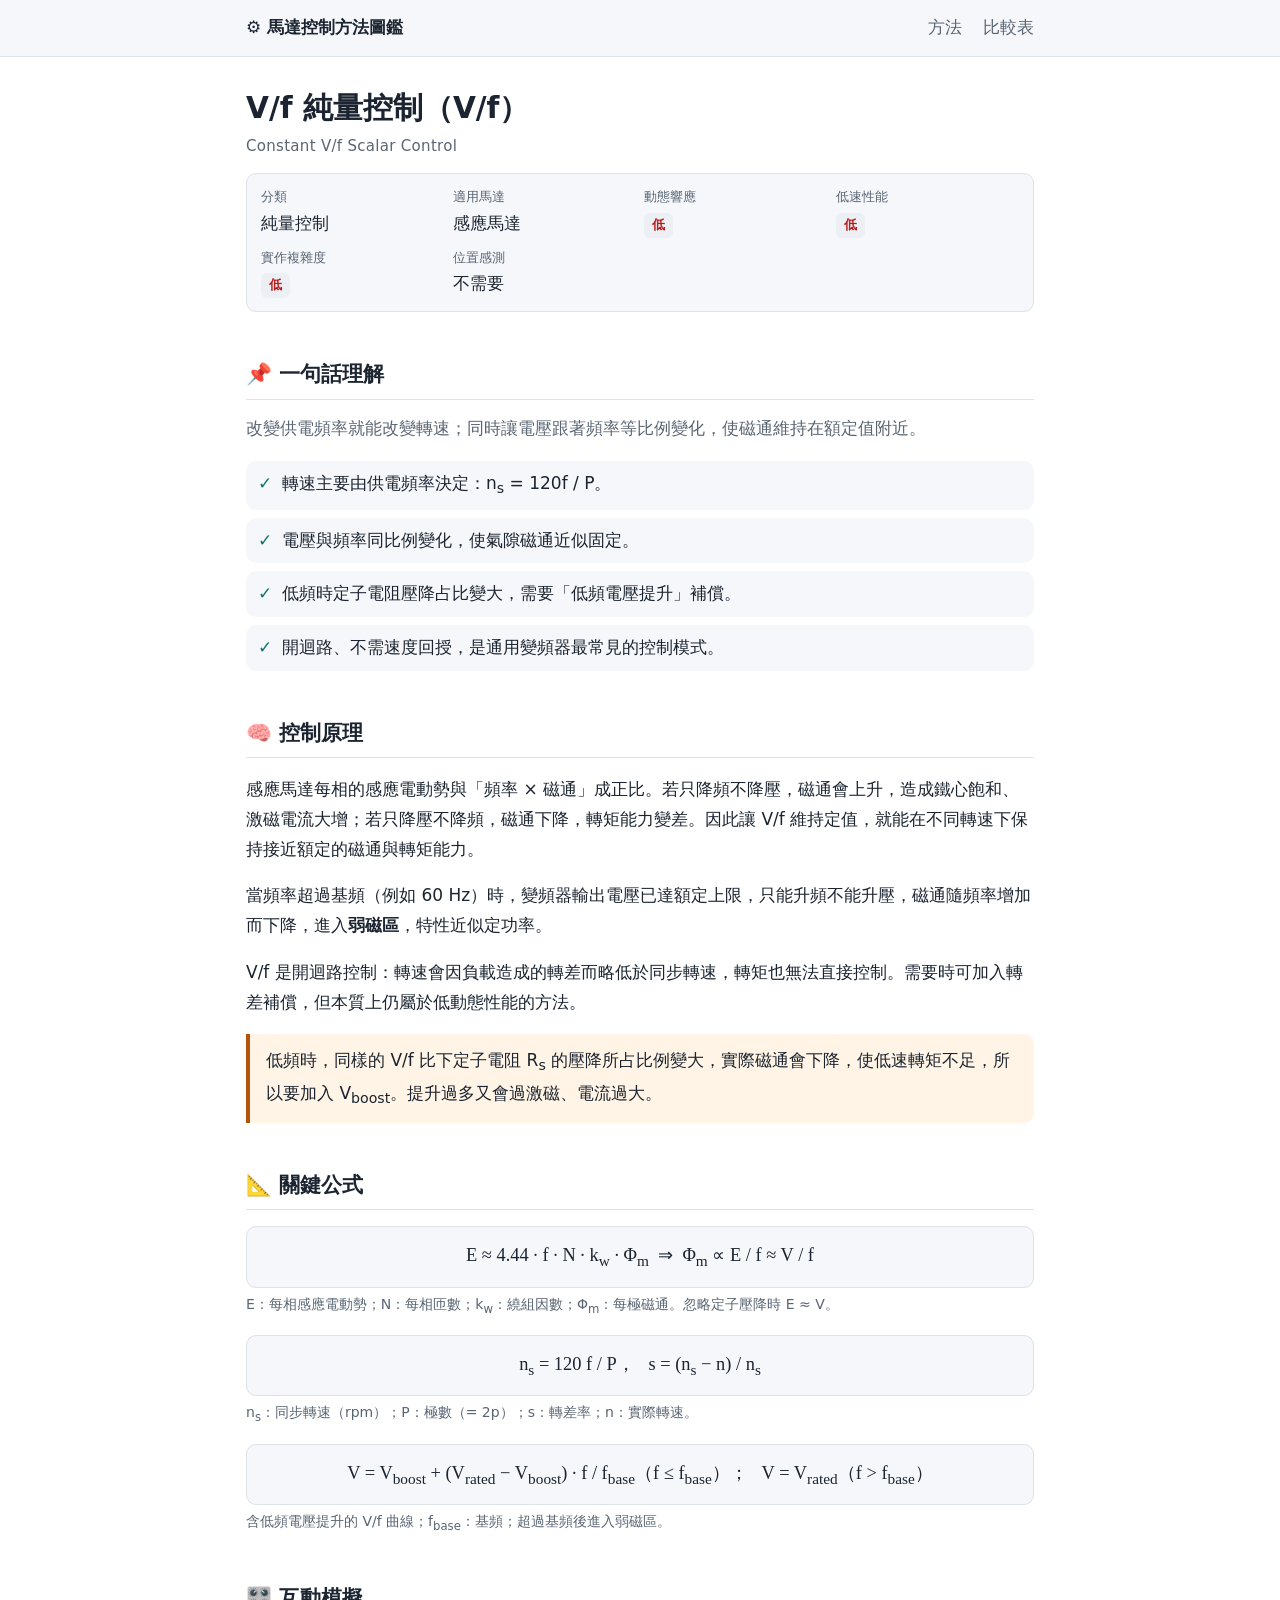
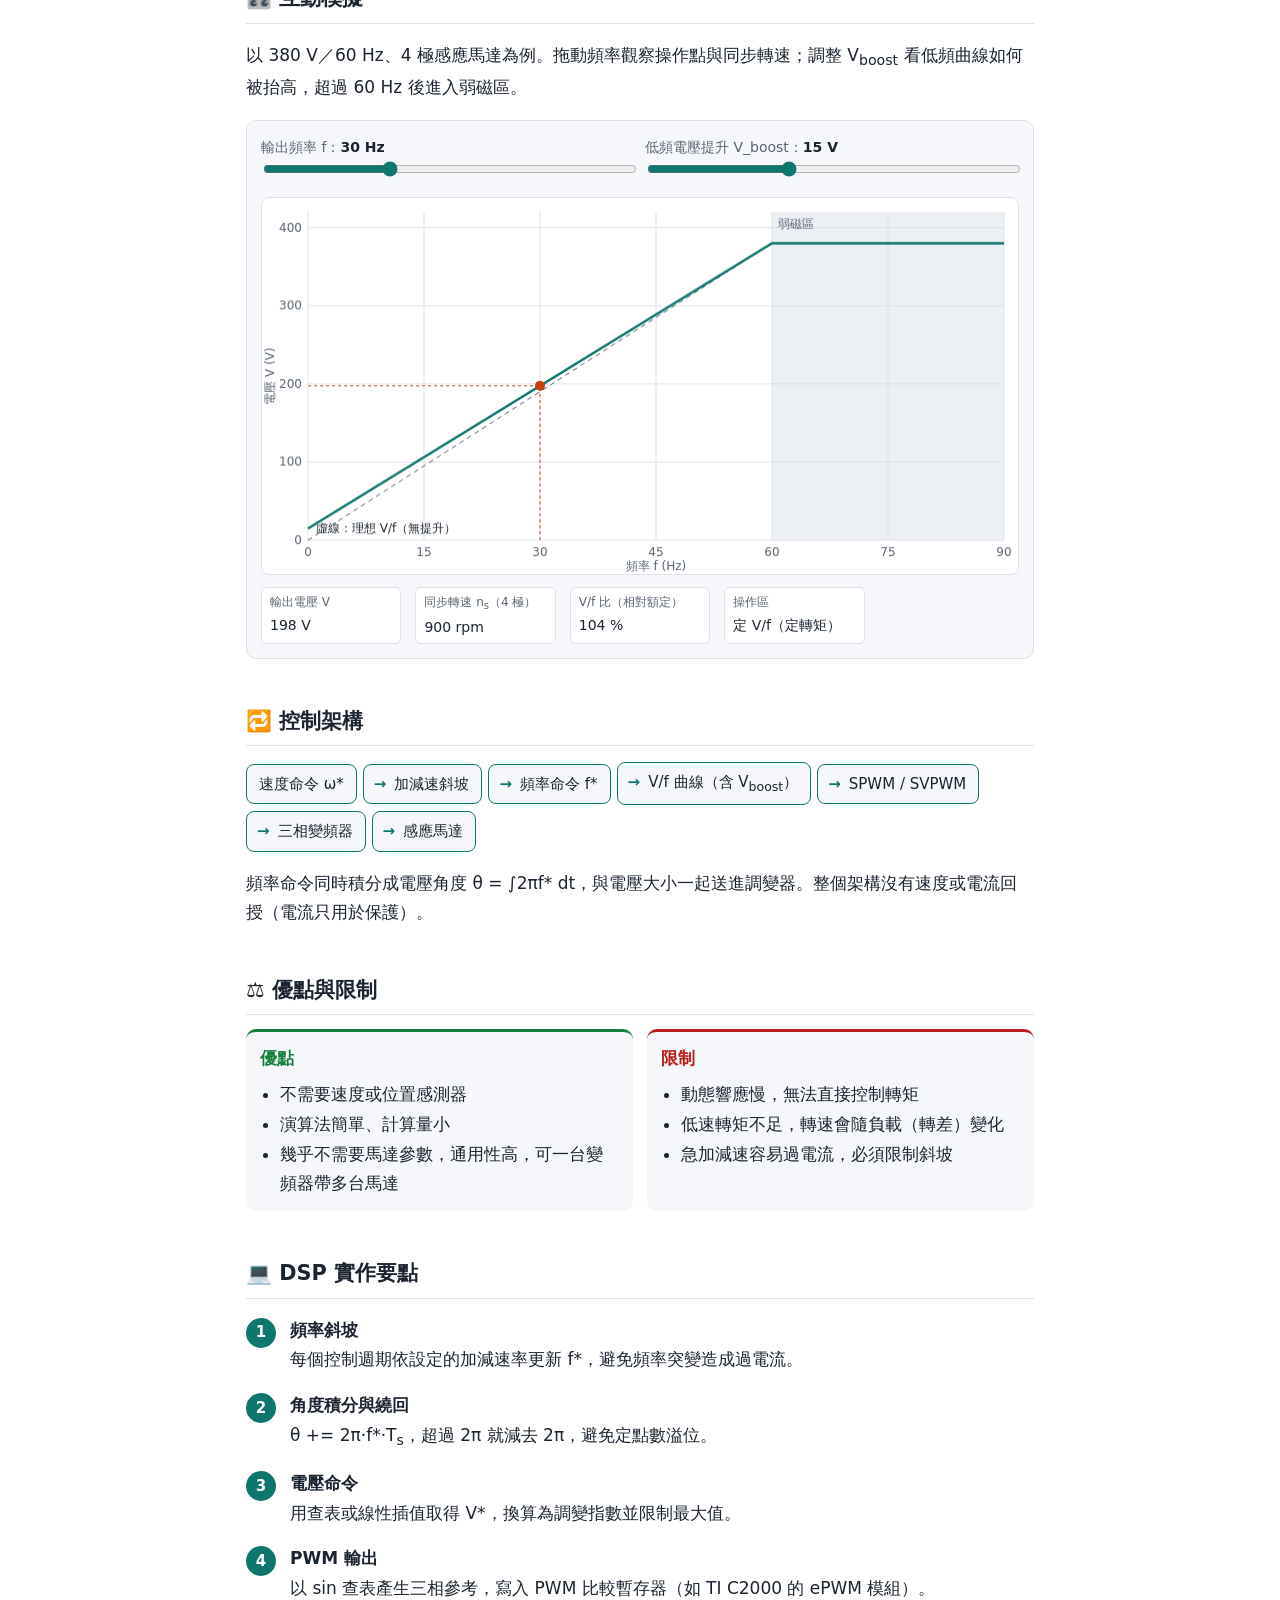
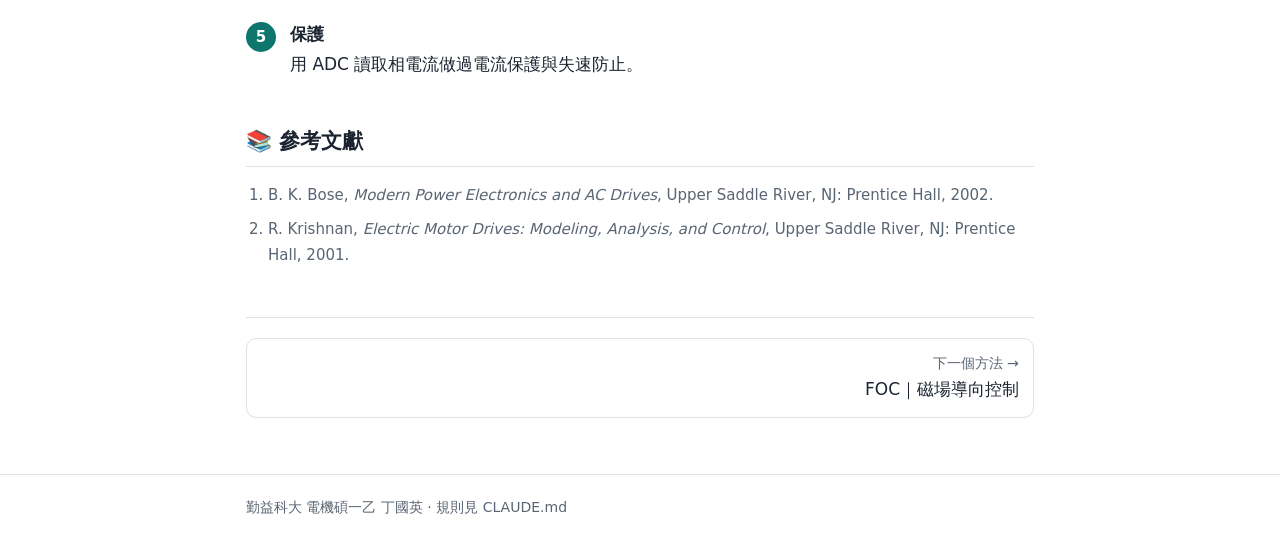
<file: methods/vf-control.html>
<!doctype html>
<html lang="zh-Hant">
<head>
  <meta charset="utf-8">
  <meta name="viewport" content="width=device-width, initial-scale=1">
  <title>V/f｜V/f 純量控制｜馬達控制方法圖鑑</title>
  <link rel="stylesheet" href="../assets/style.css">
</head>
<body data-method="vf-control">
  <header class="site-header">
    <div class="inner">
      <a class="brand" href="../index.html">⚙️ 馬達控制方法圖鑑</a>
      <nav class="site-nav">
        <a href="../index.html">方法</a>
        <a href="../compare.html">比較表</a>
      </nav>
    </div>
  </header>

  <main>
    <header class="method-header">
      <h1>V/f 純量控制（V/f）</h1>
      <p class="subtitle">Constant V/f Scalar Control</p>
      <div id="method-meta"></div>
    </header>

    <section id="overview">
      <h2>📌 一句話理解</h2>
      <p class="lead">改變供電頻率就能改變轉速；同時讓電壓跟著頻率等比例變化，使磁通維持在額定值附近。</p>
      <ul class="key-points">
        <li>轉速主要由供電頻率決定：n<sub>s</sub> = 120f / P。</li>
        <li>電壓與頻率同比例變化，使氣隙磁通近似固定。</li>
        <li>低頻時定子電阻壓降占比變大，需要「低頻電壓提升」補償。</li>
        <li>開迴路、不需速度回授，是通用變頻器最常見的控制模式。</li>
      </ul>
    </section>

    <section id="principle">
      <h2>🧠 控制原理</h2>
      <p>感應馬達每相的感應電動勢與「頻率 × 磁通」成正比。若只降頻不降壓，磁通會上升，造成鐵心飽和、激磁電流大增；若只降壓不降頻，磁通下降，轉矩能力變差。因此讓 V/f 維持定值，就能在不同轉速下保持接近額定的磁通與轉矩能力。</p>
      <p>當頻率超過基頻（例如 60 Hz）時，變頻器輸出電壓已達額定上限，只能升頻不能升壓，磁通隨頻率增加而下降，進入<strong>弱磁區</strong>，特性近似定功率。</p>
      <p>V/f 是開迴路控制：轉速會因負載造成的轉差而略低於同步轉速，轉矩也無法直接控制。需要時可加入轉差補償，但本質上仍屬於低動態性能的方法。</p>
      <div class="callout warn"><p>低頻時，同樣的 V/f 比下定子電阻 R<sub>s</sub> 的壓降所占比例變大，實際磁通會下降，使低速轉矩不足，所以要加入 V<sub>boost</sub>。提升過多又會過激磁、電流過大。</p></div>
    </section>

    <section id="formula">
      <h2>📐 關鍵公式</h2>
      <div class="formula">E ≈ 4.44 · f · N · k<sub>w</sub> · Φ<sub>m</sub> &nbsp;⇒&nbsp; Φ<sub>m</sub> ∝ E / f ≈ V / f</div>
      <p class="formula-note">E：每相感應電動勢；N：每相匝數；k<sub>w</sub>：繞組因數；Φ<sub>m</sub>：每極磁通。忽略定子壓降時 E ≈ V。</p>
      <div class="formula">n<sub>s</sub> = 120 f / P， &nbsp; s = (n<sub>s</sub> − n) / n<sub>s</sub></div>
      <p class="formula-note">n<sub>s</sub>：同步轉速（rpm）；P：極數（= 2p）；s：轉差率；n：實際轉速。</p>
      <div class="formula">V = V<sub>boost</sub> + (V<sub>rated</sub> − V<sub>boost</sub>) · f / f<sub>base</sub>（f ≤ f<sub>base</sub>）； &nbsp; V = V<sub>rated</sub>（f &gt; f<sub>base</sub>）</div>
      <p class="formula-note">含低頻電壓提升的 V/f 曲線；f<sub>base</sub>：基頻；超過基頻後進入弱磁區。</p>
    </section>

    <section id="demo">
      <h2>🎛️ 互動模擬</h2>
      <p>以 380 V／60 Hz、4 極感應馬達為例。拖動頻率觀察操作點與同步轉速；調整 V<sub>boost</sub> 看低頻曲線如何被抬高，超過 60 Hz 後進入弱磁區。</p>
      <div class="widget" data-widget="vf-curve"></div>
    </section>

    <section id="architecture">
      <h2>🔁 控制架構</h2>
      <ol class="flow">
        <li>速度命令 ω*</li>
        <li>加減速斜坡</li>
        <li>頻率命令 f*</li>
        <li>V/f 曲線（含 V<sub>boost</sub>）</li>
        <li>SPWM / SVPWM</li>
        <li>三相變頻器</li>
        <li>感應馬達</li>
      </ol>
      <p>頻率命令同時積分成電壓角度 θ = ∫2πf* dt，與電壓大小一起送進調變器。整個架構沒有速度或電流回授（電流只用於保護）。</p>
    </section>

    <section id="pros-cons">
      <h2>⚖️ 優點與限制</h2>
      <div class="pros-cons">
        <ul class="pros">
          <li>不需要速度或位置感測器</li>
          <li>演算法簡單、計算量小</li>
          <li>幾乎不需要馬達參數，通用性高，可一台變頻器帶多台馬達</li>
        </ul>
        <ul class="cons">
          <li>動態響應慢，無法直接控制轉矩</li>
          <li>低速轉矩不足，轉速會隨負載（轉差）變化</li>
          <li>急加減速容易過電流，必須限制斜坡</li>
        </ul>
      </div>
    </section>

    <section id="dsp">
      <h2>💻 DSP 實作要點</h2>
      <ol class="steps">
        <li><strong>頻率斜坡</strong>每個控制週期依設定的加減速率更新 f*，避免頻率突變造成過電流。</li>
        <li><strong>角度積分與繞回</strong>θ += 2π·f*·T<sub>s</sub>，超過 2π 就減去 2π，避免定點數溢位。</li>
        <li><strong>電壓命令</strong>用查表或線性插值取得 V*，換算為調變指數並限制最大值。</li>
        <li><strong>PWM 輸出</strong>以 sin 查表產生三相參考，寫入 PWM 比較暫存器（如 TI C2000 的 ePWM 模組）。</li>
        <li><strong>保護</strong>用 ADC 讀取相電流做過電流保護與失速防止。</li>
      </ol>
    </section>

    <section id="refs">
      <h2>📚 參考文獻</h2>
      <ol class="refs">
        <li>B. K. Bose, <em>Modern Power Electronics and AC Drives</em>, Upper Saddle River, NJ: Prentice Hall, 2002.</li>
        <li>R. Krishnan, <em>Electric Motor Drives: Modeling, Analysis, and Control</em>, Upper Saddle River, NJ: Prentice Hall, 2001.</li>
      </ol>
    </section>

    <nav id="method-nav"></nav>
  </main>

  <footer class="site-footer">
    <div class="inner">勤益科大 電機碩一乙 丁國英 · 規則見 CLAUDE.md</div>
  </footer>

  <script src="../data/methods.js"></script>
  <script src="../assets/main.js"></script>
  <script src="../assets/widgets.js"></script>
</body>
</html>
</file>
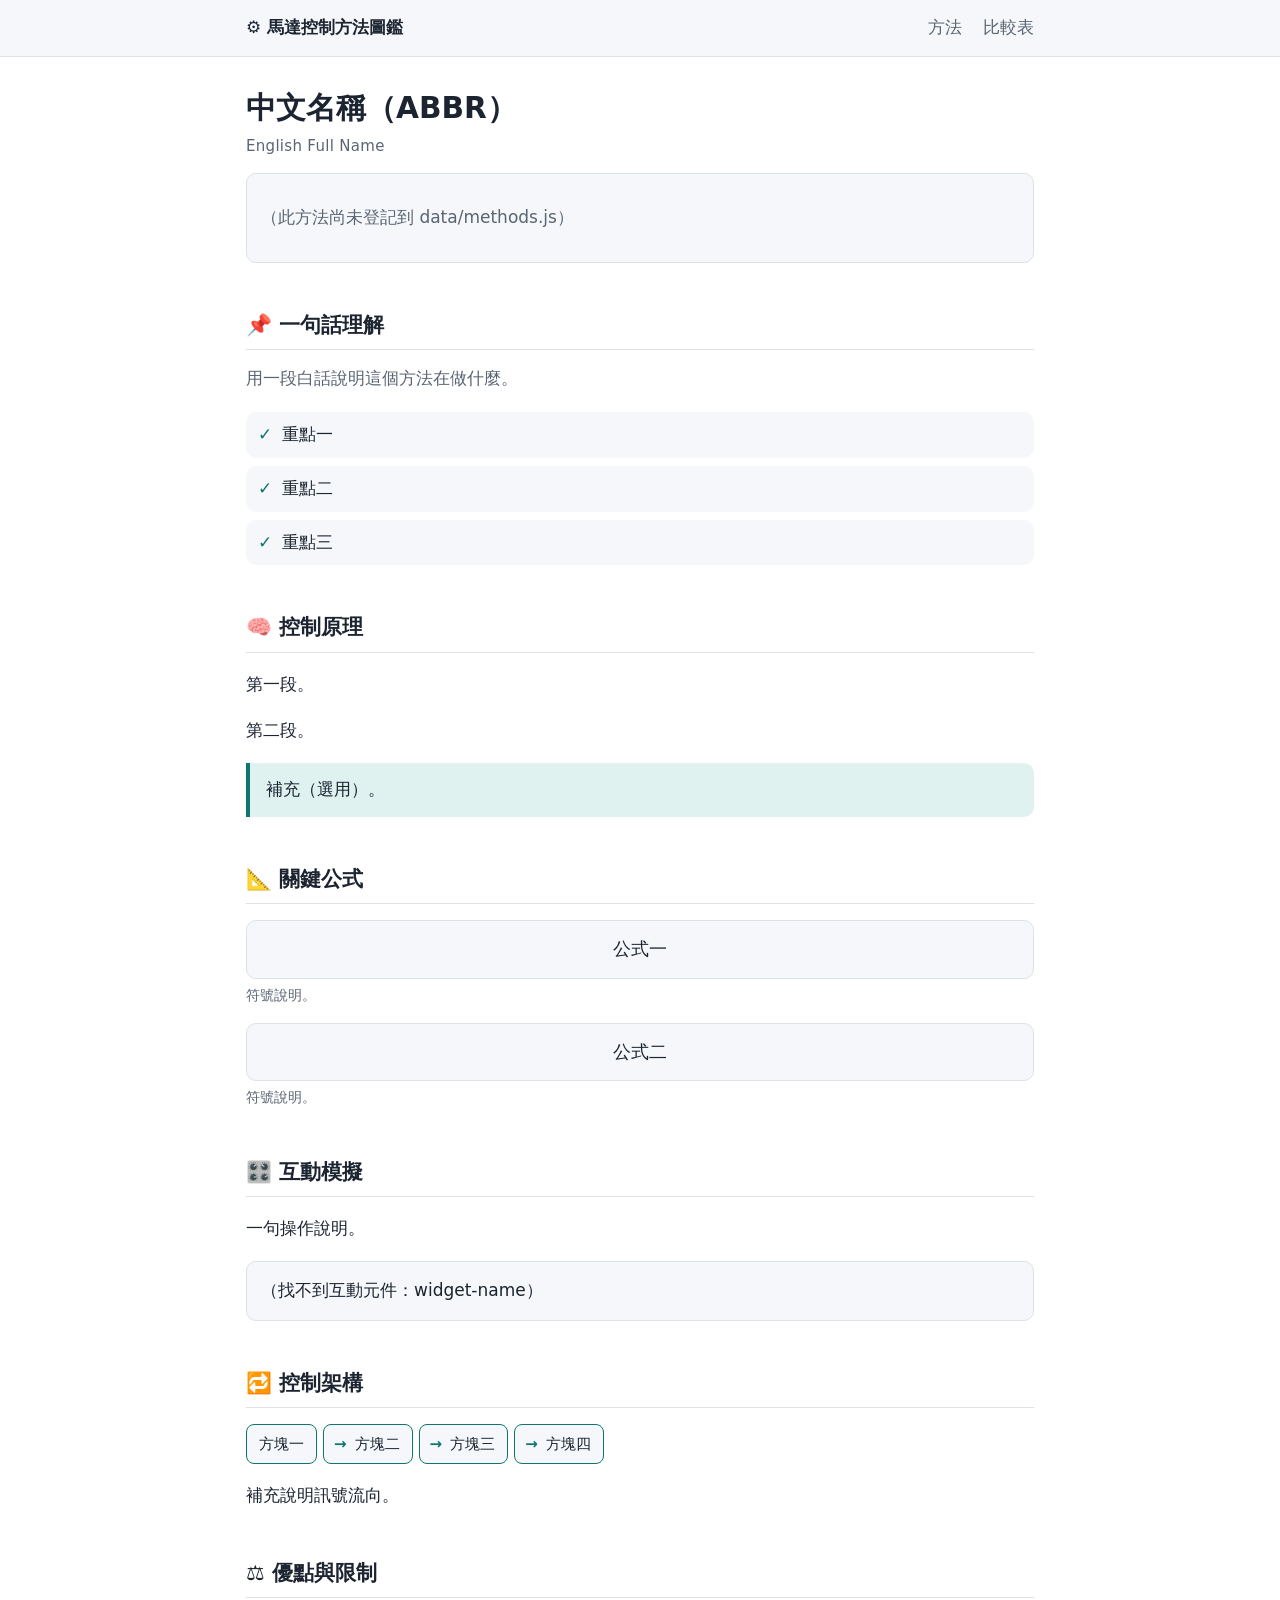
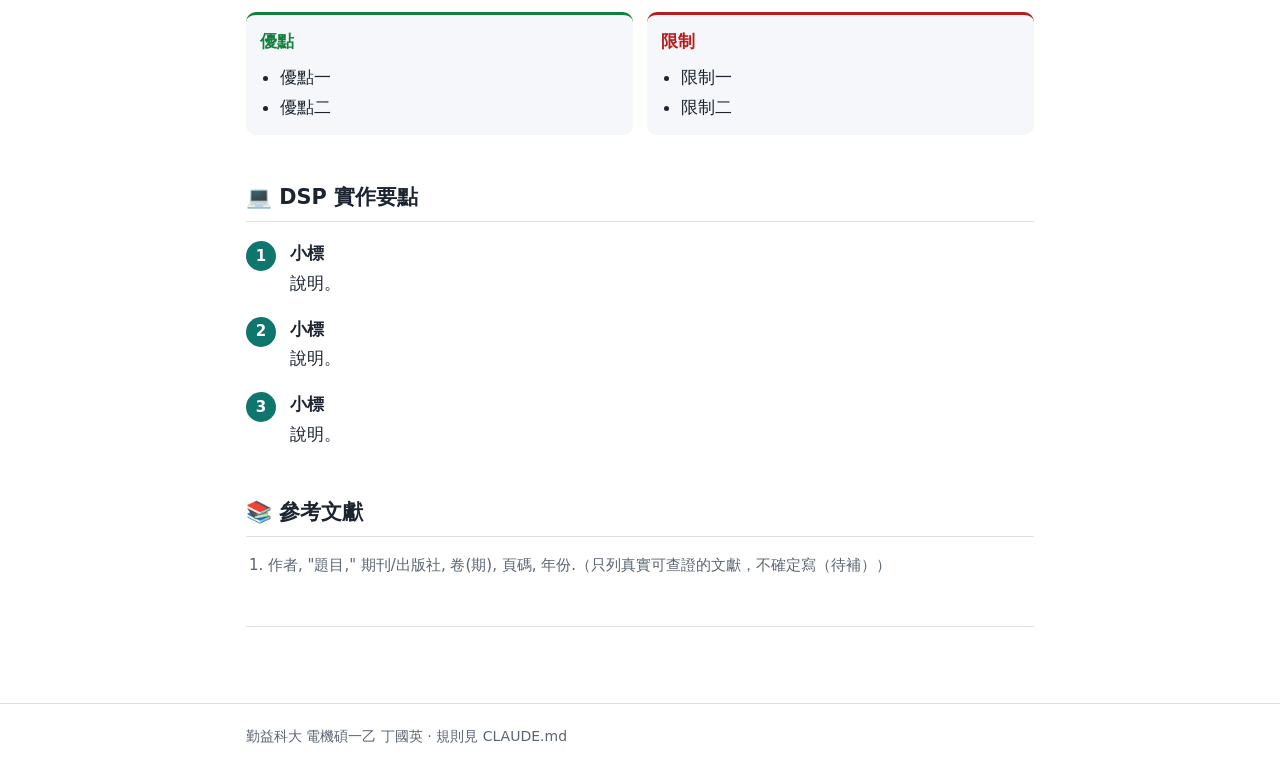
<file: templates/method-template.html>
<!doctype html>
<html lang="zh-Hant">
<head>
  <meta charset="utf-8">
  <meta name="viewport" content="width=device-width, initial-scale=1">
  <!-- ① 標題格式：縮寫｜中文名稱｜馬達控制方法圖鑑 -->
  <title>ABBR｜中文名稱｜馬達控制方法圖鑑</title>
  <link rel="stylesheet" href="../assets/style.css">
</head>
<!-- ② data-method = 檔名（不含 .html）= data/methods.js 的 slug -->
<body data-method="slug">
  <header class="site-header">
    <div class="inner">
      <a class="brand" href="../index.html">⚙️ 馬達控制方法圖鑑</a>
      <nav class="site-nav">
        <a href="../index.html">方法</a>
        <a href="../compare.html">比較表</a>
      </nav>
    </div>
  </header>

  <main>
    <header class="method-header">
      <h1>中文名稱（ABBR）</h1>
      <p class="subtitle">English Full Name</p>
      <!-- 由 main.js 依 data/methods.js 自動填入，請保持空白 -->
      <div id="method-meta"></div>
    </header>

    <!-- ③ 以下 section 順序與 id 不可更動；demo 為選用 -->
    <section id="overview">
      <h2>📌 一句話理解</h2>
      <p class="lead">用一段白話說明這個方法在做什麼。</p>
      <ul class="key-points">
        <li>重點一</li>
        <li>重點二</li>
        <li>重點三</li>
      </ul>
    </section>

    <section id="principle">
      <h2>🧠 控制原理</h2>
      <p>第一段。</p>
      <p>第二段。</p>
      <div class="callout"><p>補充（選用）。</p></div>
    </section>

    <section id="formula">
      <h2>📐 關鍵公式</h2>
      <div class="formula">公式一</div>
      <p class="formula-note">符號說明。</p>
      <div class="formula">公式二</div>
      <p class="formula-note">符號說明。</p>
    </section>

    <!-- 選用：有互動元件才保留，名稱需在 widgets.js 註冊 -->
    <section id="demo">
      <h2>🎛️ 互動模擬</h2>
      <p>一句操作說明。</p>
      <div class="widget" data-widget="widget-name"></div>
    </section>

    <section id="architecture">
      <h2>🔁 控制架構</h2>
      <ol class="flow">
        <li>方塊一</li>
        <li>方塊二</li>
        <li>方塊三</li>
        <li>方塊四</li>
      </ol>
      <p>補充說明訊號流向。</p>
    </section>

    <section id="pros-cons">
      <h2>⚖️ 優點與限制</h2>
      <div class="pros-cons">
        <ul class="pros">
          <li>優點一</li>
          <li>優點二</li>
        </ul>
        <ul class="cons">
          <li>限制一</li>
          <li>限制二</li>
        </ul>
      </div>
    </section>

    <section id="dsp">
      <h2>💻 DSP 實作要點</h2>
      <ol class="steps">
        <li><strong>小標</strong>說明。</li>
        <li><strong>小標</strong>說明。</li>
        <li><strong>小標</strong>說明。</li>
      </ol>
    </section>

    <section id="refs">
      <h2>📚 參考文獻</h2>
      <ol class="refs">
        <li>作者, "題目," 期刊/出版社, 卷(期), 頁碼, 年份.（只列真實可查證的文獻，不確定寫（待補））</li>
      </ol>
    </section>

    <nav id="method-nav"></nav>
  </main>

  <footer class="site-footer">
    <div class="inner">勤益科大 電機碩一乙 丁國英 · 規則見 CLAUDE.md</div>
  </footer>

  <script src="../data/methods.js"></script>
  <script src="../assets/main.js"></script>
  <script src="../assets/widgets.js"></script>
</body>
</html>
</file>
<file: assets/style.css>
/* 全站唯一樣式表。顏色只能使用 :root 變數（CLAUDE.md 第 10 節） */
:root {
  --bg: #ffffff;
  --surface: #f5f7fa;
  --surface-2: #eceff4;
  --text: #1b2430;
  --muted: #5a6573;
  --border: #dde2e8;
  --accent: #0f766e;
  --accent-soft: #e0f2f0;
  --accent-2: #c2410c;
  --accent-3: #4f46e5;
  --warn: #b45309;
  --warn-soft: #fff4e5;
  --good: #15803d;
  --bad: #b91c1c;
  --code-bg: #f1f3f6;
  --radius: 10px;
  --max: 820px;
}

@media (prefers-color-scheme: dark) {
  :root {
    --bg: #0e1116;
    --surface: #161b22;
    --surface-2: #1f2630;
    --text: #e4e8ee;
    --muted: #98a2b0;
    --border: #2a323d;
    --accent: #2dd4bf;
    --accent-soft: #11302d;
    --accent-2: #fb923c;
    --accent-3: #a5b4fc;
    --warn: #f0b35a;
    --warn-soft: #2b2112;
    --good: #4ade80;
    --bad: #f87171;
    --code-bg: #1a2029;
  }
}

* { box-sizing: border-box; }
html { -webkit-text-size-adjust: 100%; }

body {
  margin: 0;
  background: var(--bg);
  color: var(--text);
  font-family: system-ui, -apple-system, "Segoe UI", "PingFang TC", "Microsoft JhengHei", "Noto Sans TC", sans-serif;
  font-size: 17px;
  line-height: 1.75;
}

a { color: var(--accent); text-decoration: none; }
a:hover { text-decoration: underline; }

/* ---------- 版面 ---------- */
.site-header { background: var(--surface); border-bottom: 1px solid var(--border); }
.site-header .inner, main, .site-footer .inner { max-width: var(--max); margin: 0 auto; padding: 0 16px; }
.site-header .inner { display: flex; align-items: center; justify-content: space-between; gap: 12px; flex-wrap: wrap; min-height: 56px; }
.brand { font-weight: 700; color: var(--text); }
.site-nav a { margin-left: 16px; color: var(--muted); }
.site-nav a:first-child { margin-left: 0; }
.site-nav a[aria-current="page"] { color: var(--accent); font-weight: 600; }

main { padding-top: 32px; padding-bottom: 56px; }
.site-footer { border-top: 1px solid var(--border); color: var(--muted); font-size: 14px; padding: 20px 0; }

h1 { font-size: 1.85rem; line-height: 1.35; margin: 0 0 4px; }
h2 { font-size: 1.3rem; margin: 44px 0 14px; padding-bottom: 6px; border-bottom: 1px solid var(--border); }
h3 { font-size: 1.08rem; margin: 22px 0 8px; }
.lead { color: var(--muted); margin: 0 0 18px; }
.subtitle { color: var(--muted); margin: 0 0 14px; font-size: 15px; letter-spacing: .02em; }

/* ---------- 首頁 ---------- */
.hero { padding: 8px 0 12px; }
.stats { display: flex; flex-wrap: wrap; gap: 12px; margin: 18px 0 26px; }
.stat { flex: 1 1 140px; background: var(--surface); border: 1px solid var(--border); border-radius: var(--radius); padding: 12px 14px; }
.stat b { display: block; font-size: 1.5rem; color: var(--accent); line-height: 1.2; }
.stat span { color: var(--muted); font-size: 14px; }

.chip-filter { display: flex; flex-wrap: wrap; gap: 8px; margin: 0 0 22px; }
.chip-filter button {
  font: inherit; font-size: 14px; padding: 4px 12px; cursor: pointer;
  border: 1px solid var(--border); border-radius: 999px; background: var(--bg); color: var(--muted);
}
.chip-filter button.active { background: var(--accent); border-color: var(--accent); color: var(--bg); }

.method-grid { list-style: none; padding: 0; margin: 0; display: grid; gap: 14px; grid-template-columns: repeat(auto-fill, minmax(240px, 1fr)); }
.method-card a {
  display: flex; flex-direction: column; height: 100%;
  padding: 16px 18px; border: 1px solid var(--border); border-radius: var(--radius);
  background: var(--surface); color: var(--text); transition: border-color .15s, transform .15s;
}
.method-card a:hover { border-color: var(--accent); text-decoration: none; transform: translateY(-2px); }
.method-card .abbr { font-size: 1.45rem; font-weight: 800; color: var(--accent); line-height: 1.2; }
.method-card h3 { margin: 2px 0 6px; font-size: 1.02rem; }
.method-card p { margin: 0 0 12px; color: var(--muted); font-size: 15px; flex: 1; }
.empty { color: var(--muted); }

/* ---------- 標籤與等級 ---------- */
.tag { display: inline-block; font-size: 13px; padding: 1px 10px; border-radius: 999px; background: var(--accent-soft); color: var(--accent); margin: 0 4px 4px 0; }
.tag.cat { background: var(--surface-2); color: var(--text); }
.level { display: inline-block; min-width: 2.2em; text-align: center; font-size: 13px; font-weight: 700; padding: 1px 8px; border-radius: 6px; background: var(--surface-2); }
.level[data-level="高"] { color: var(--good); }
.level[data-level="中"] { color: var(--warn); }
.level[data-level="低"] { color: var(--bad); }

/* ---------- 方法頁頁首 ---------- */
.method-header { margin-bottom: 8px; }
#method-meta { display: grid; gap: 8px; grid-template-columns: repeat(auto-fit, minmax(150px, 1fr)); background: var(--surface); border: 1px solid var(--border); border-radius: var(--radius); padding: 12px 14px; margin-top: 8px; }
#method-meta .meta-item small { display: block; color: var(--muted); font-size: 13px; }

/* ---------- 內容元件 ---------- */
.key-points { list-style: none; padding: 0; }
.key-points li { position: relative; padding: 8px 12px 8px 36px; margin-bottom: 8px; background: var(--surface); border-radius: var(--radius); }
.key-points li::before { content: "✓"; position: absolute; left: 12px; color: var(--accent); font-weight: 700; }

.callout { border-left: 4px solid var(--accent); background: var(--accent-soft); padding: 12px 16px; border-radius: 0 var(--radius) var(--radius) 0; margin: 16px 0; }
.callout.warn { border-left-color: var(--warn); background: var(--warn-soft); }
.callout p { margin: 0; }

.formula {
  font-family: "Cambria Math", "Times New Roman", serif; font-size: 1.15rem;
  background: var(--surface); border: 1px solid var(--border); border-radius: var(--radius);
  padding: 12px 16px; margin: 16px 0 4px; overflow-x: auto; white-space: nowrap; text-align: center;
}
.formula-note { color: var(--muted); font-size: 14px; margin: 0 0 14px; }

.flow { list-style: none; padding: 0; margin: 16px 0; display: flex; flex-wrap: wrap; align-items: center; gap: 6px; }
.flow li { background: var(--surface); border: 1px solid var(--accent); border-radius: 8px; padding: 6px 12px; font-size: 15px; }
.flow li + li::before { content: "→"; color: var(--accent); font-weight: 700; margin: 0 8px 0 -2px; }
.flow li + li { border-left-width: 1px; }

.pros-cons { display: grid; gap: 14px; grid-template-columns: repeat(auto-fit, minmax(240px, 1fr)); }
.pros-cons ul { margin: 0; padding: 12px 14px 12px 34px; border-radius: var(--radius); background: var(--surface); border-top: 3px solid var(--good); }
.pros-cons ul.cons { border-top-color: var(--bad); }
.pros-cons ul::before { display: block; font-weight: 700; margin: 0 0 6px -20px; }
.pros-cons ul.pros::before { content: "優點"; color: var(--good); }
.pros-cons ul.cons::before { content: "限制"; color: var(--bad); }

.steps { counter-reset: step; list-style: none; padding-left: 0; }
.steps li { counter-increment: step; position: relative; padding-left: 44px; margin-bottom: 16px; }
.steps li::before {
  content: counter(step); position: absolute; left: 0; top: 2px; width: 30px; height: 30px; border-radius: 50%;
  background: var(--accent); color: var(--bg); font-weight: 700; font-size: 15px; display: flex; align-items: center; justify-content: center;
}
.steps strong { display: block; }

.refs { font-size: 15px; color: var(--muted); padding-left: 22px; }
.refs li { margin-bottom: 8px; }

pre { background: var(--code-bg); padding: 14px 16px; border-radius: var(--radius); overflow-x: auto; font-size: 14px; line-height: 1.6; }
code { font-family: ui-monospace, SFMono-Regular, Menlo, Consolas, monospace; }
:not(pre) > code { background: var(--code-bg); padding: 1px 6px; border-radius: 4px; font-size: .9em; }

table { width: 100%; border-collapse: collapse; font-size: 15px; }
.table-wrap { overflow-x: auto; margin: 16px 0; border: 1px solid var(--border); border-radius: var(--radius); }
th, td { border-bottom: 1px solid var(--border); padding: 9px 12px; text-align: left; vertical-align: top; white-space: nowrap; }
th { background: var(--surface); font-weight: 600; }
tr:last-child td { border-bottom: 0; }
td.wrap { white-space: normal; min-width: 200px; }

/* ---------- 互動元件 ---------- */
.widget { border: 1px solid var(--border); border-radius: var(--radius); background: var(--surface); padding: 14px; margin: 14px 0; }
.widget canvas { display: block; width: 100%; background: var(--bg); border-radius: 8px; border: 1px solid var(--border); }
.widget .controls { display: grid; gap: 10px; grid-template-columns: repeat(auto-fit, minmax(220px, 1fr)); margin: 0 0 12px; }
.widget label { font-size: 14px; color: var(--muted); display: block; }
.widget label b { color: var(--text); font-variant-numeric: tabular-nums; }
.widget input[type="range"] { width: 100%; accent-color: var(--accent); }
.widget button { font: inherit; font-size: 14px; padding: 4px 14px; border-radius: 8px; border: 1px solid var(--accent); background: var(--bg); color: var(--accent); cursor: pointer; }
.widget .readout { display: grid; gap: 6px 14px; grid-template-columns: repeat(auto-fill, minmax(130px, 1fr)); margin-top: 12px; font-size: 14px; font-variant-numeric: tabular-nums; }
.widget .readout div { background: var(--bg); border: 1px solid var(--border); border-radius: 6px; padding: 4px 8px; }
.widget .readout small { color: var(--muted); display: block; font-size: 12px; }
.widget .status { margin-top: 10px; font-size: 14px; }
.widget .status.warn { color: var(--warn); font-weight: 600; }

/* ---------- 上一頁/下一頁 ---------- */
#method-nav { display: flex; justify-content: space-between; gap: 12px; margin-top: 48px; padding-top: 20px; border-top: 1px solid var(--border); }
#method-nav a { flex: 1; padding: 12px 14px; border: 1px solid var(--border); border-radius: var(--radius); color: var(--text); }
#method-nav a:hover { border-color: var(--accent); text-decoration: none; }
#method-nav .next { text-align: right; }
#method-nav small { display: block; color: var(--muted); }

@media (max-width: 480px) {
  body { font-size: 16px; }
  h1 { font-size: 1.5rem; }
  .formula { font-size: 1rem; }
  #method-nav { flex-direction: column; }
  #method-nav .next { text-align: left; }
}
</file>
